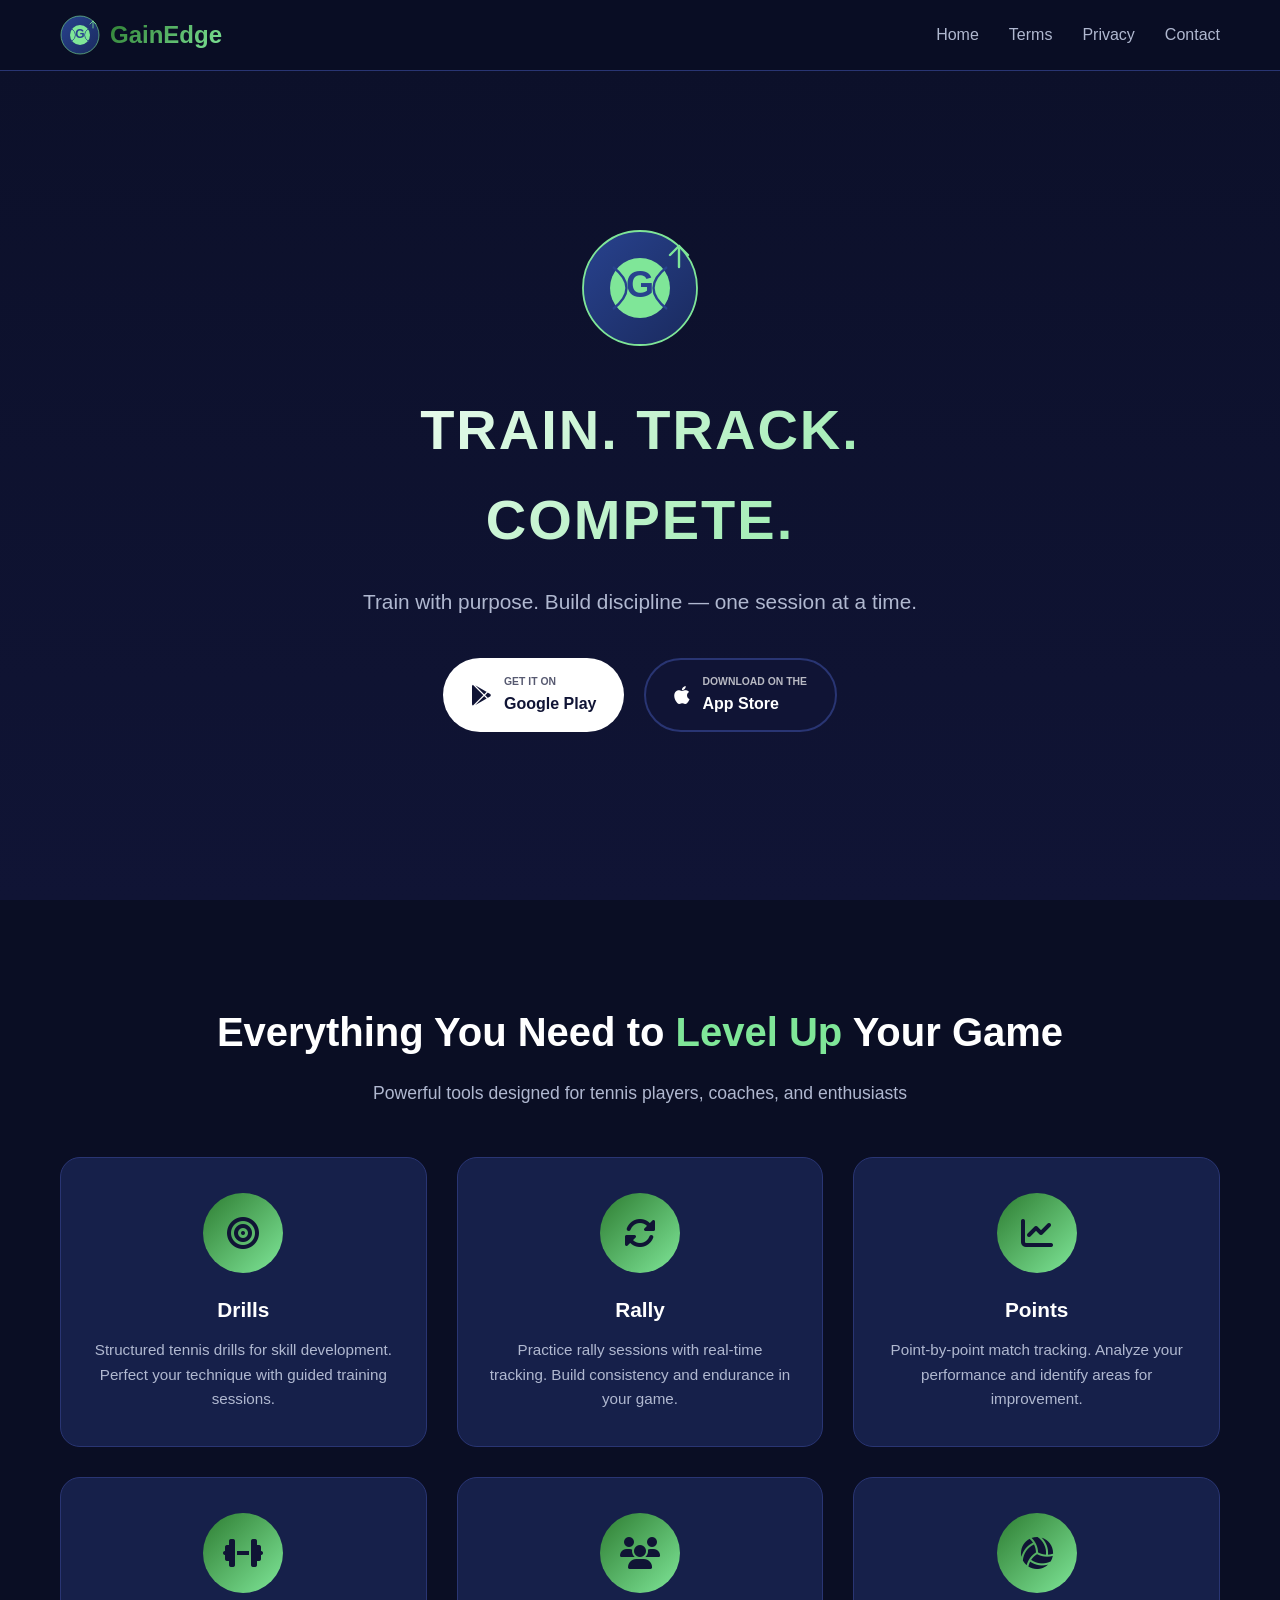
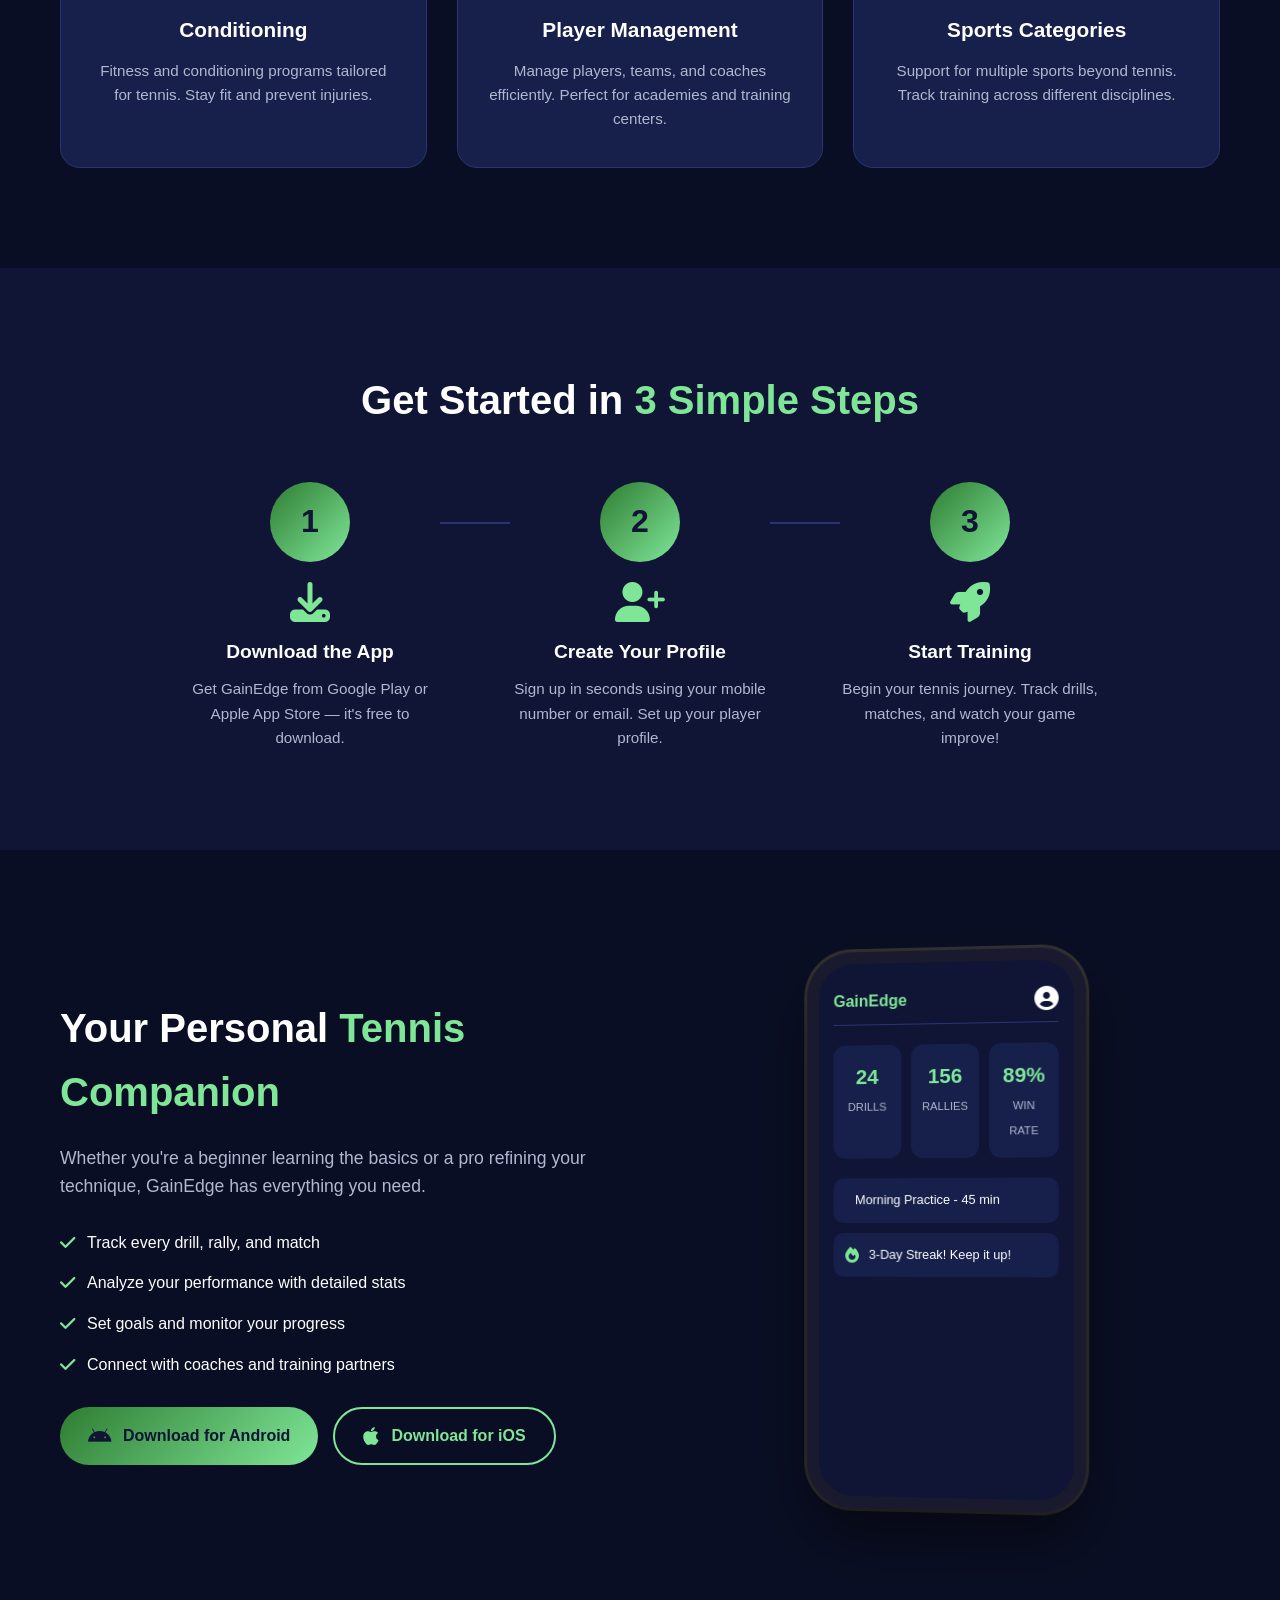
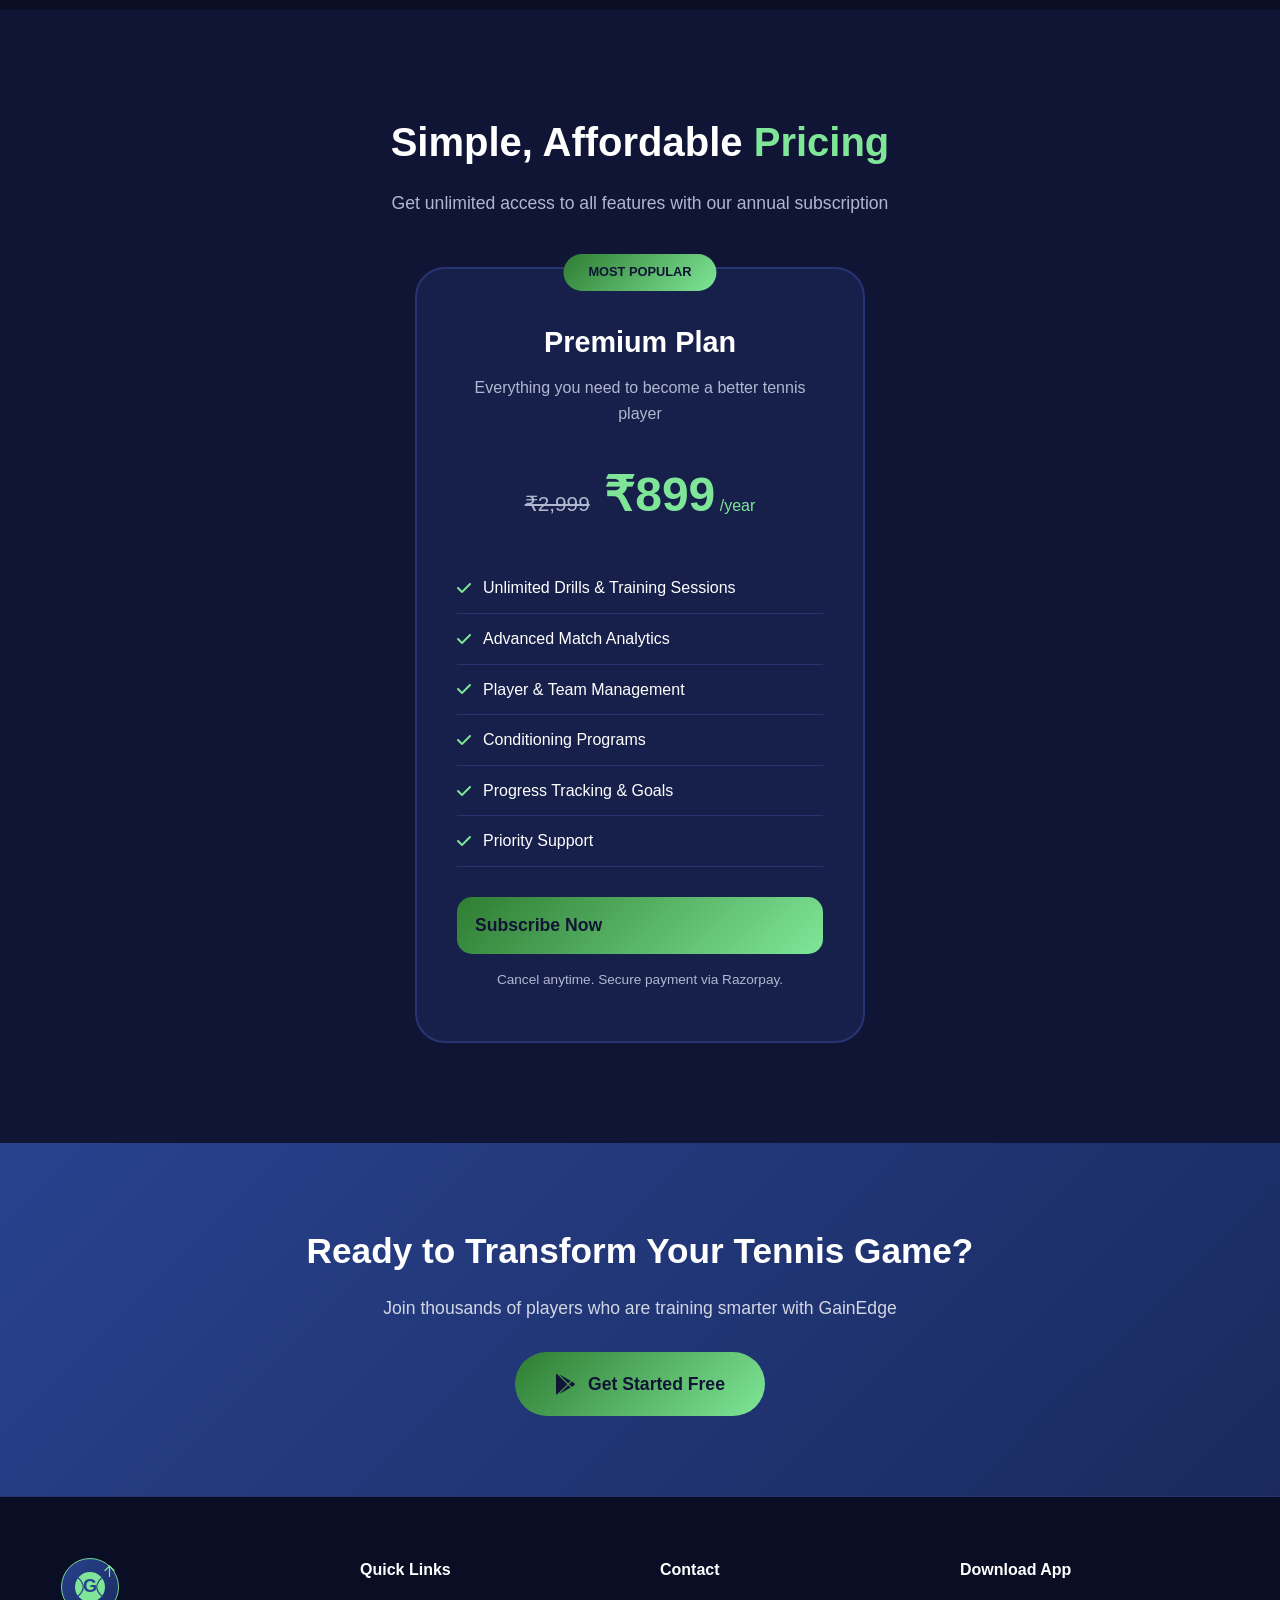
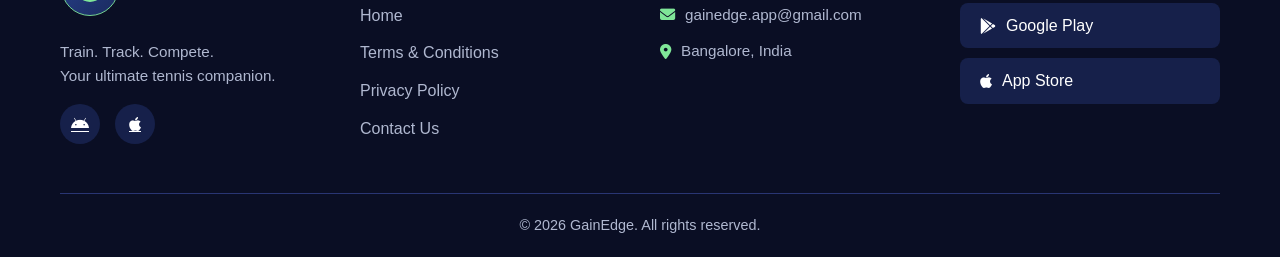
<file: index.html>
<!DOCTYPE html>
<html lang="en">
<head>
  <meta charset="UTF-8">
  <meta name="viewport" content="width=device-width, initial-scale=1.0">
  <meta name="description" content="GainEdge - Train with purpose. Build discipline — one session at a time. The ultimate tennis training and tracking app.">
  <meta name="google-site-verification" content="uEN4eUMNxT04h_9CFOUwj9tU61pspOt-Y9IbtHFHTrE" />
  <meta name="keywords" content="GainEdge, tennis training, tennis tracking, tennis drills, tennis app">
  <title>GainEdge - Train. Track. Compete.</title>
  <link href="https://cdnjs.cloudflare.com/ajax/libs/font-awesome/6.5.0/css/all.min.css" rel="stylesheet">
  <link rel="stylesheet" href="assets/css/styles.css">
</head>
<body>

  <!-- Navigation -->
  <nav class="navbar">
    <div class="nav-container">
        <a href="index.html" class="nav-logo">
        <img src="assets/images/logo.svg" alt="GainEdge Logo">
        <span>GainEdge</span>
      </a>
      <div class="nav-links">
        <a href="index.html">Home</a>
        <a href="terms.html">Terms</a>
        <a href="privacy.html">Privacy</a>
        <a href="mailto:gainedge.app@gmail.com">Contact</a>
      </div>
      <button class="mobile-menu-btn" onclick="toggleMobileMenu()">
        <i class="fas fa-bars"></i>
      </button>
    </div>
  </nav>

  <!-- Mobile Menu -->
  <div class="mobile-menu" id="mobileMenu">
    <a href="index.html">Home</a>
    <a href="terms.html">Terms</a>
    <a href="privacy.html">Privacy</a>
    <a href="mailto:gainedge.app@gmail.com">Contact</a>
  </div>

  <!-- Hero Section -->
  <section class="hero" id="hero">
    <div class="hero-overlay"></div>
    <div class="hero-content">
      <img src="assets/images/logo.svg" alt="GainEdge" class="hero-logo">
      <h1>TRAIN. TRACK. COMPETE.</h1>
      <p class="hero-tagline">Train with purpose. Build discipline — one session at a time.</p>
      <div class="download-buttons">
        <a href="https://play.google.com/store/apps/details?id=com.gainedgeapp" target="_blank" class="btn btn-google">
          <i class="fab fa-google-play"></i>
          <span>
            <small>GET IT ON</small>
            <strong>Google Play</strong>
          </span>
        </a>
        <a href="https://apps.apple.com/us/app/gainedge-tennis-train-track/id6759570500" target="_blank" class="btn btn-apple">
          <i class="fab fa-apple"></i>
          <span>
            <small>Download on the</small>
            <strong>App Store</strong>
          </span>
        </a>
      </div>
    </div>
  </section>

  <!-- Features Section -->
  <section class="features" id="features">
    <div class="container">
      <h2 class="section-title">Everything You Need to <span class="highlight">Level Up</span> Your Game</h2>
      <p class="section-subtitle">Powerful tools designed for tennis players, coaches, and enthusiasts</p>

      <div class="features-grid">
        <div class="feature-card">
          <div class="feature-icon">
            <i class="fas fa-bullseye"></i>
          </div>
          <h3>Drills</h3>
          <p>Structured tennis drills for skill development. Perfect your technique with guided training sessions.</p>
        </div>

        <div class="feature-card">
          <div class="feature-icon">
            <i class="fas fa-sync-alt"></i>
          </div>
          <h3>Rally</h3>
          <p>Practice rally sessions with real-time tracking. Build consistency and endurance in your game.</p>
        </div>

        <div class="feature-card">
          <div class="feature-icon">
            <i class="fas fa-chart-line"></i>
          </div>
          <h3>Points</h3>
          <p>Point-by-point match tracking. Analyze your performance and identify areas for improvement.</p>
        </div>

        <div class="feature-card">
          <div class="feature-icon">
            <i class="fas fa-dumbbell"></i>
          </div>
          <h3>Conditioning</h3>
          <p>Fitness and conditioning programs tailored for tennis. Stay fit and prevent injuries.</p>
        </div>

        <div class="feature-card">
          <div class="feature-icon">
            <i class="fas fa-users"></i>
          </div>
          <h3>Player Management</h3>
          <p>Manage players, teams, and coaches efficiently. Perfect for academies and training centers.</p>
        </div>

        <div class="feature-card">
          <div class="feature-icon">
            <i class="fas fa-volleyball-ball"></i>
          </div>
          <h3>Sports Categories</h3>
          <p>Support for multiple sports beyond tennis. Track training across different disciplines.</p>
        </div>
      </div>
    </div>
  </section>

  <!-- How It Works Section -->
  <section class="how-it-works" id="how-it-works">
    <div class="container">
      <h2 class="section-title">Get Started in <span class="highlight">3 Simple Steps</span></h2>

      <div class="steps">
        <div class="step">
          <div class="step-number">1</div>
          <div class="step-content">
            <i class="fas fa-download"></i>
            <h3>Download the App</h3>
            <p>Get GainEdge from Google Play or Apple App Store — it's free to download.</p>
          </div>
        </div>

        <div class="step">
          <div class="step-number">2</div>
          <div class="step-content">
            <i class="fas fa-user-plus"></i>
            <h3>Create Your Profile</h3>
            <p>Sign up in seconds using your mobile number or email. Set up your player profile.</p>
          </div>
        </div>

        <div class="step">
          <div class="step-number">3</div>
          <div class="step-content">
            <i class="fas fa-rocket"></i>
            <h3>Start Training</h3>
            <p>Begin your tennis journey. Track drills, matches, and watch your game improve!</p>
          </div>
        </div>
      </div>
    </div>
  </section>

  <!-- App Preview Section -->
  <section class="app-preview" id="preview">
    <div class="container">
      <div class="preview-content">
        <div class="preview-text">
          <h2 class="section-title">Your Personal <span class="highlight">Tennis Companion</span></h2>
          <p>Whether you're a beginner learning the basics or a pro refining your technique, GainEdge has everything you need.</p>
          <ul class="preview-features">
            <li><i class="fas fa-check"></i> Track every drill, rally, and match</li>
            <li><i class="fas fa-check"></i> Analyze your performance with detailed stats</li>
            <li><i class="fas fa-check"></i> Set goals and monitor your progress</li>
            <li><i class="fas fa-check"></i> Connect with coaches and training partners</li>
          </ul>
          <div class="preview-buttons">
            <a href="https://play.google.com/store/apps/details?id=com.gainedgeapp" target="_blank" class="btn btn-primary">
              <i class="fab fa-android"></i> Download for Android
            </a>
            <a href="https://apps.apple.com/us/app/gainedge-tennis-train-track/id6759570500" target="_blank" class="btn btn-primary-outline">
              <i class="fab fa-apple"></i> Download for iOS
            </a>
          </div>
        </div>
        <div class="preview-image">
          <div class="phone-mockup">
            <div class="phone-frame">
              <div class="phone-screen">
                <div class="app-screen-content">
                  <div class="screen-header">
                    <span>GainEdge</span>
                    <i class="fas fa-user-circle"></i>
                  </div>
                  <div class="screen-stats">
                    <div class="stat-box">
                      <span class="stat-value">24</span>
                      <span class="stat-label">Drills</span>
                    </div>
                    <div class="stat-box">
                      <span class="stat-value">156</span>
                      <span class="stat-label">Rallies</span>
                    </div>
                    <div class="stat-box">
                      <span class="stat-value">89%</span>
                      <span class="stat-label">Win Rate</span>
                    </div>
                  </div>
                  <div class="screen-activity">
                    <div class="activity-item">
                      <i class="fas fatennis-ball"></i>
                      <span>Morning Practice - 45 min</span>
                    </div>
                    <div class="activity-item">
                      <i class="fas fa-fire"></i>
                      <span>3-Day Streak! Keep it up!</span>
                    </div>
                  </div>
                </div>
              </div>
            </div>
          </div>
        </div>
      </div>
    </div>
  </section>

  <!-- Pricing Section -->
  <section class="pricing" id="pricing">
    <div class="container">
      <h2 class="section-title">Simple, Affordable <span class="highlight">Pricing</span></h2>
      <p class="section-subtitle">Get unlimited access to all features with our annual subscription</p>

      <div class="pricing-card">
        <div class="pricing-badge">MOST POPULAR</div>
        <h3>Premium Plan</h3>
        <p class="pricing-description">Everything you need to become a better tennis player</p>

        <div class="pricing-amount">
          <span class="price-old" id="actualPrice">₹2,999</span>
          <span class="price-new" id="offerPrice">₹899</span>
          <span class="price-period">/year</span>
        </div>

        <ul class="pricing-features">
          <li><i class="fas fa-check"></i> Unlimited Drills & Training Sessions</li>
          <li><i class="fas fa-check"></i> Advanced Match Analytics</li>
          <li><i class="fas fa-check"></i> Player & Team Management</li>
          <li><i class="fas fa-check"></i> Conditioning Programs</li>
          <li><i class="fas fa-check"></i> Progress Tracking & Goals</li>
          <li><i class="fas fa-check"></i> Priority Support</li>
        </ul>

        <button class="btn btn-subscribe" onclick="openSubscription()">
          Subscribe Now
        </button>

        <p class="pricing-note">Cancel anytime. Secure payment via Razorpay.</p>
      </div>
    </div>
  </section>

  <!-- CTA Section -->
  <section class="cta">
    <div class="container">
      <h2>Ready to Transform Your Tennis Game?</h2>
      <p>Join thousands of players who are training smarter with GainEdge</p>
      <div class="cta-buttons">
        <a href="https://play.google.com/store/apps/details?id=com.gainedgeapp" target="_blank" class="btn btn-primary btn-lg">
          <i class="fab fa-google-play"></i> Get Started Free
        </a>
      </div>
    </div>
  </section>

  <!-- Footer -->
  <footer class="footer">
    <div class="container">
      <div class="footer-content">
        <div class="footer-brand">
          <img src="assets/images/logo.svg" alt="GainEdge">
          <p>Train. Track. Compete.<br>Your ultimate tennis companion.</p>
          <div class="social-links">
            <a href="https://play.google.com/store/apps/details?id=com.gainedgeapp" target="_blank"><i class="fab fa-android"></i></a>
            <a href="https://apps.apple.com/us/app/gainedge-tennis-train-track/id6759570500" target="_blank"><i class="fab fa-apple"></i></a>
          </div>
        </div>

        <div class="footer-links">
          <h4>Quick Links</h4>
          <a href="index.html">Home</a>
          <a href="terms.html">Terms & Conditions</a>
          <a href="privacy.html">Privacy Policy</a>
          <a href="mailto:gainedge.app@gmail.com">Contact Us</a>
        </div>

        <div class="footer-contact">
          <h4>Contact</h4>
          <p><i class="fas fa-envelope"></i> gainedge.app@gmail.com</p>
          <p><i class="fas fa-map-marker-alt"></i> Bangalore, India</p>
        </div>

        <div class="footer-download">
          <h4>Download App</h4>
          <a href="https://play.google.com/store/apps/details?id=com.gainedgeapp" target="_blank" class="download-badge">
            <i class="fab fa-google-play"></i> Google Play
          </a>
          <a href="https://apps.apple.com/us/app/gainedge-tennis-train-track/id6759570500" target="_blank" class="download-badge">
            <i class="fab fa-apple"></i> App Store
          </a>
        </div>
      </div>

      <div class="footer-bottom">
        <p>&copy; 2026 GainEdge. All rights reserved.</p>
      </div>
    </div>
  </footer>

  <!-- Subscription Modal -->
  <div id="subscriptionModal" class="modal">
    <div class="modal-content subscription-box">
      <span class="close" onclick="closeSubscription()">&times;</span>

      <img src="assets/images/logo.svg" class="modal-logo" alt="GainEdge">
      <h3 id="welcomeText">Welcome to GainEdge!</h3>

      <select id="currencySelect" class="currency-dropdown">
        <option value="INR" data-actual="₹2,999" data-coach="₹1,499" data-normal="₹899">INR - Indian Rupee</option>
        <option value="USD" data-actual="$75" data-coach="$37" data-normal="$19">USD - US Dollar</option>
        <option value="EUR" data-actual="€69" data-coach="€34" data-normal="€17">EUR - Euro</option>
        <option value="GBP" data-actual="£59" data-coach="£29" data-normal="£15">GBP - British Pound</option>
        <option value="AUD" data-actual="A$109" data-coach="A$54" data-normal="A$27">AUD - Australian Dollar</option>
        <option value="CAD" data-actual="C$99" data-coach="C$49" data-normal="C$25">CAD - Canadian Dollar</option>
        <option value="SGD" data-actual="S$99" data-coach="S$49" data-normal="S$25">SGD - Singapore Dollar</option>
      </select>

      <div class="price-row">
        <span class="actual-price" id="actualPriceModal">₹2,999</span>
        <span class="offer-price" id="offerPriceModal">₹899</span>
        <span class="year">/ Year</span>
      </div>

      <button class="subscribe-main-btn" onclick="loadRazorpayScript()">
        Subscribe Now <i class="fas fa-arrow-right"></i>
      </button>

      <button class="not-now-btn" onclick="closeSubscription()">NOT NOW</button>

      <p class="modal-terms">
        By subscribing, you agree to our <a href="terms.html">Terms</a> and <a href="privacy.html">Privacy Policy</a>
      </p>
    </div>
  </div>

  <!-- Error Modal -->
  <div id="errorModal" class="modal">
    <div class="modal-content error-box">
      <p id="errorMessage"></p>
      <button onclick="closeErrorModal()" class="error-ok-btn">OK</button>
    </div>
  </div>

  <script src="assets/js/main.js"></script>

</body>
</html>
</file>
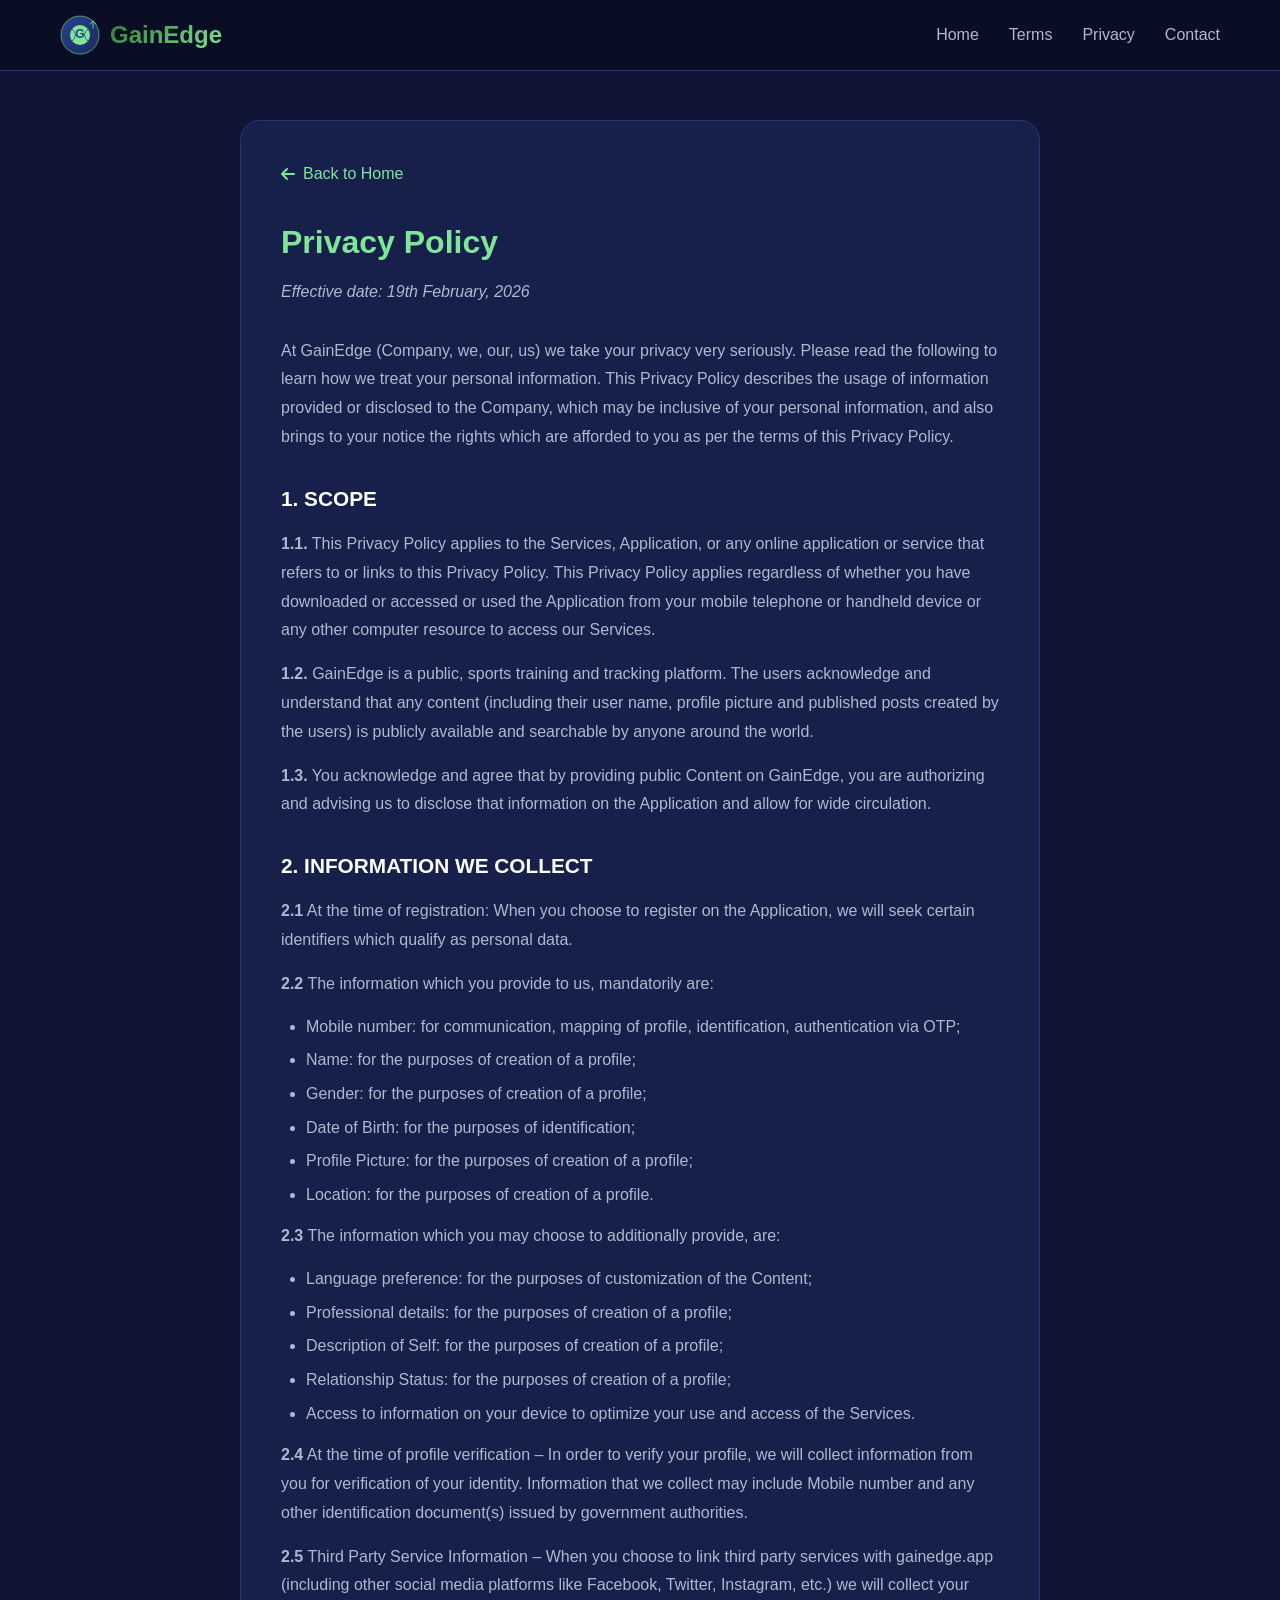
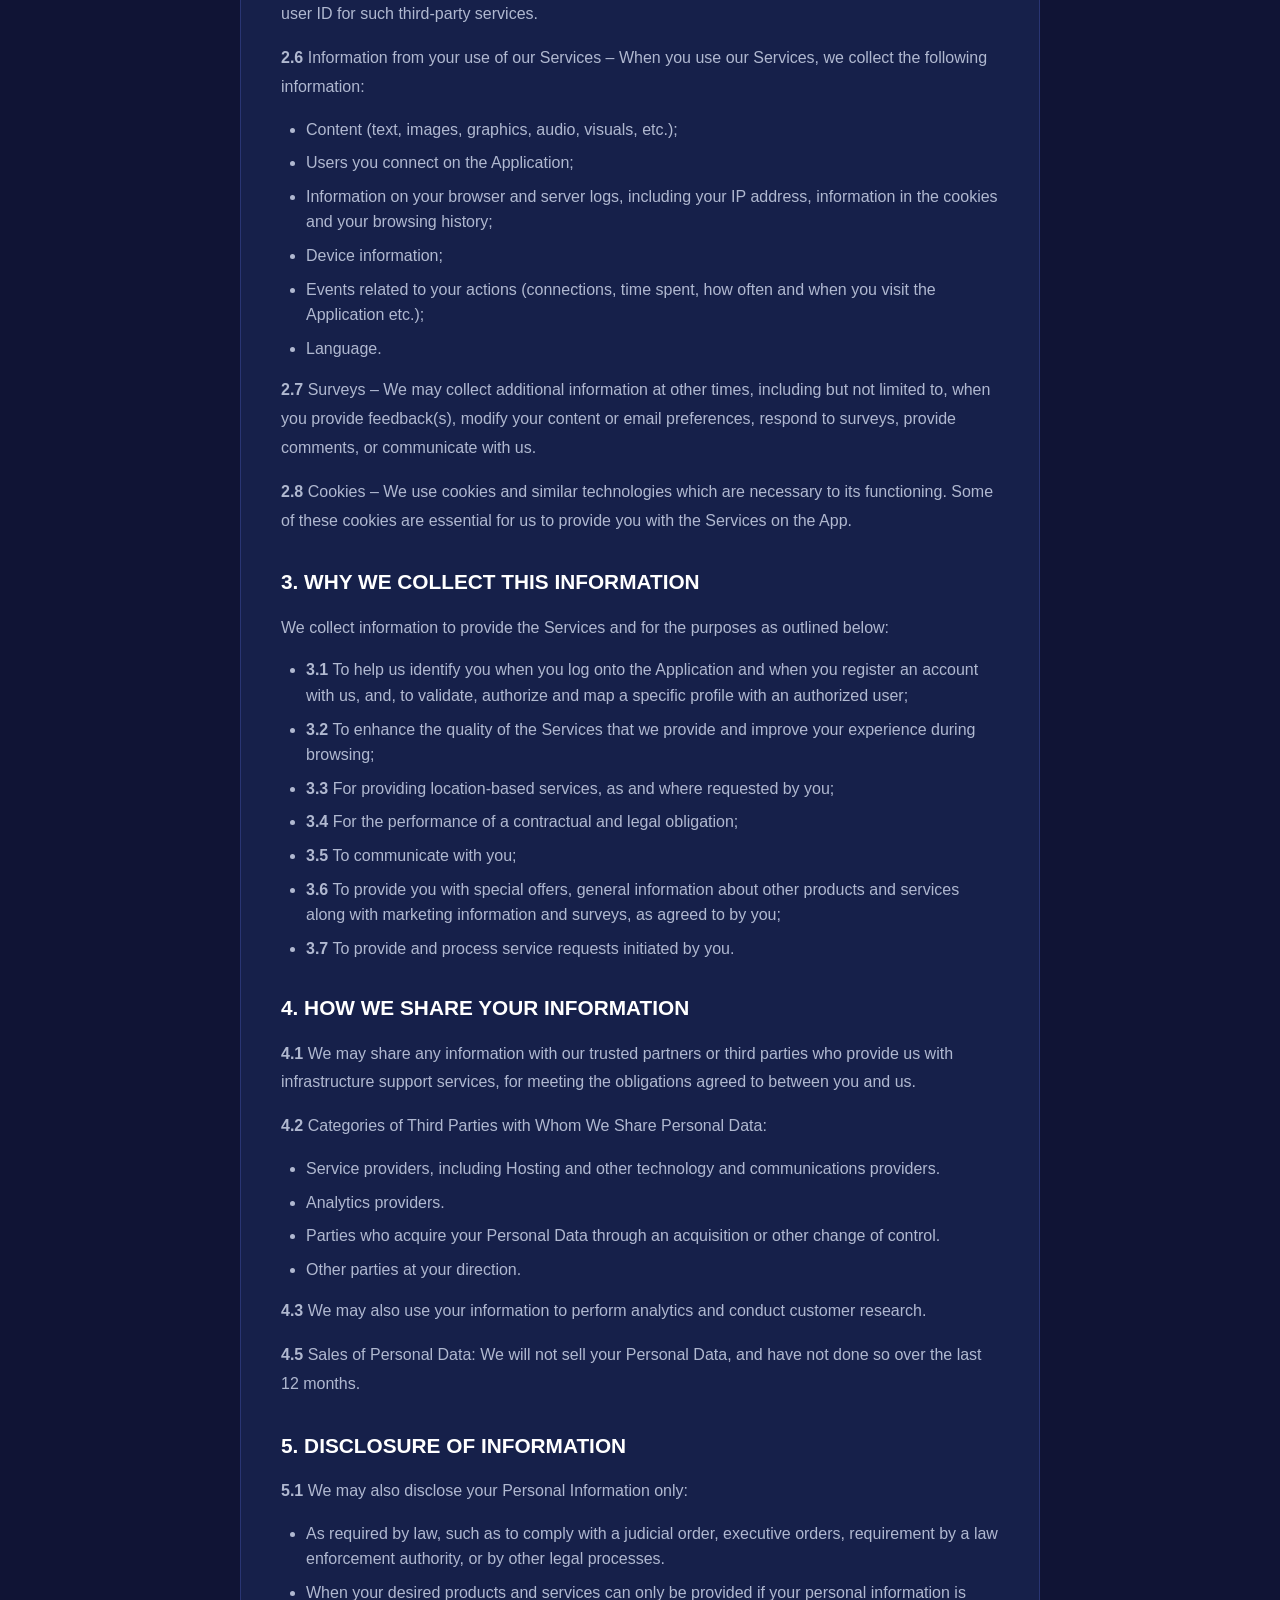
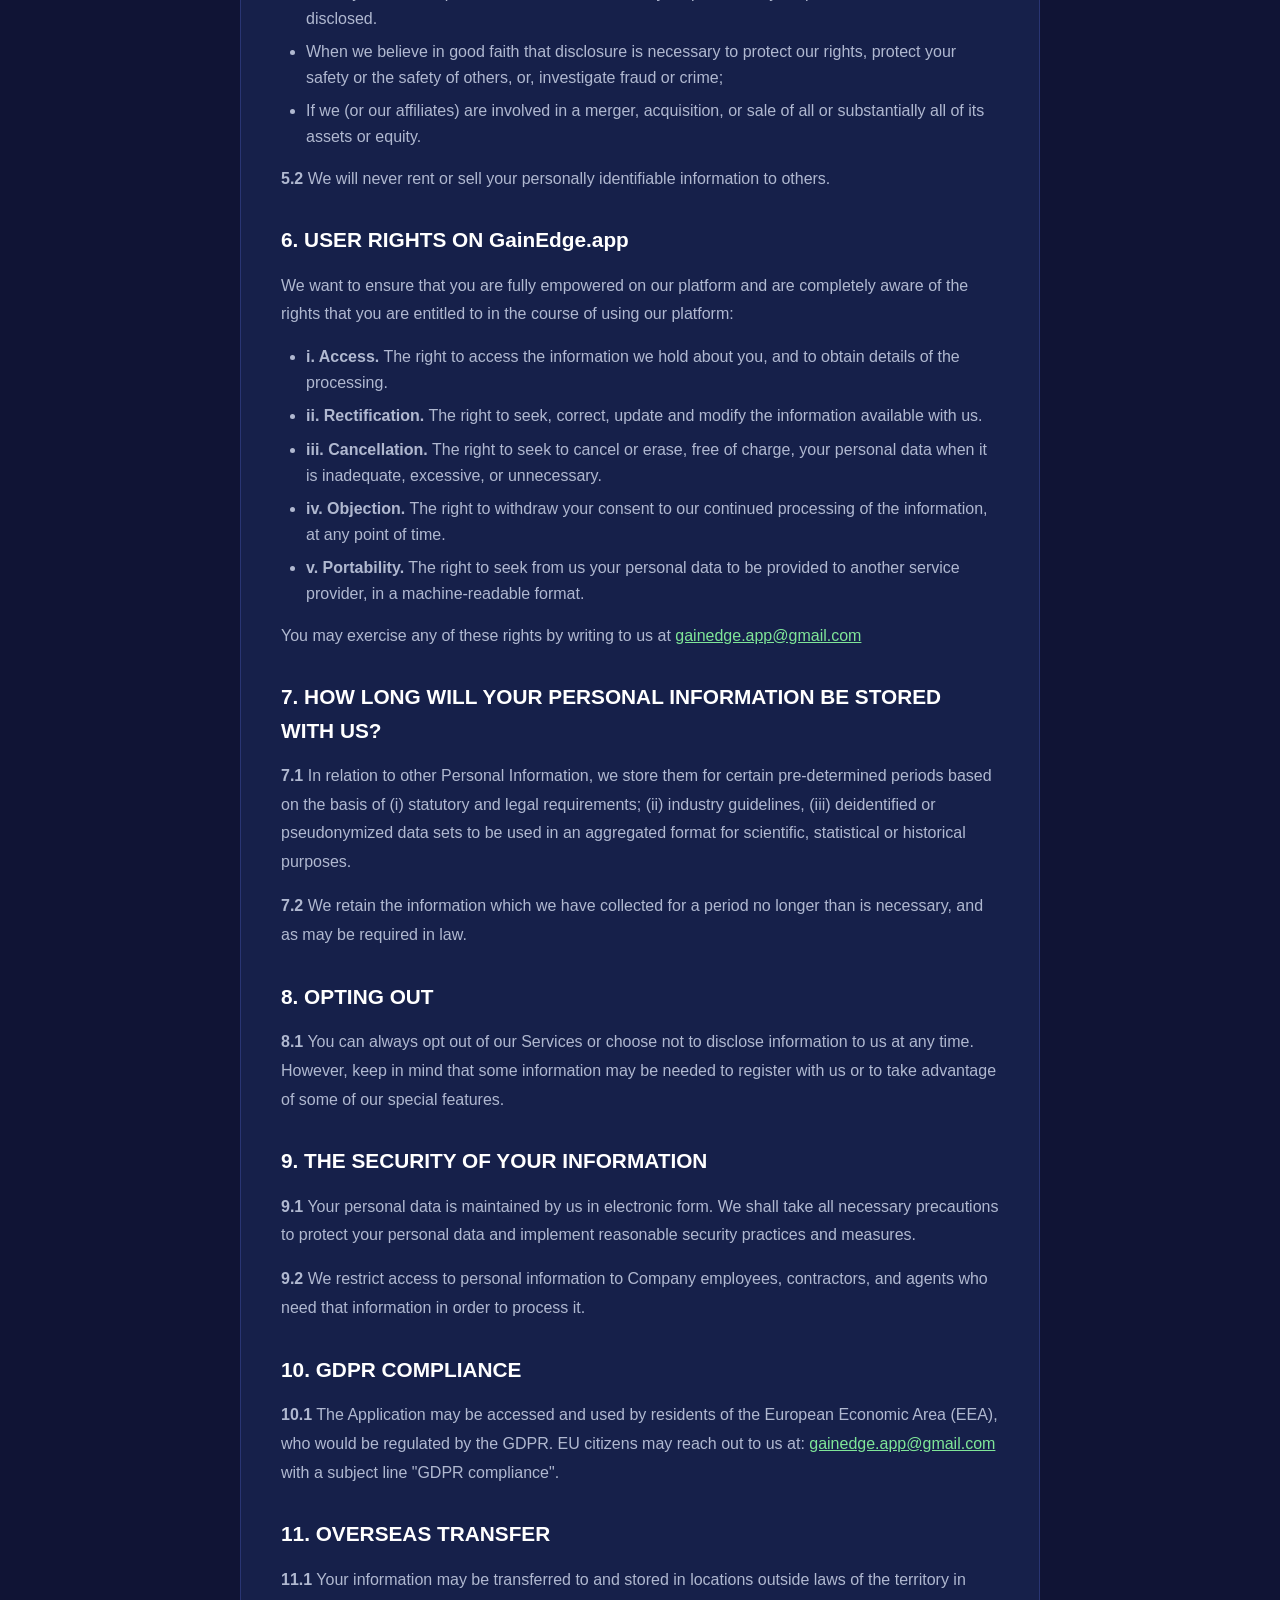
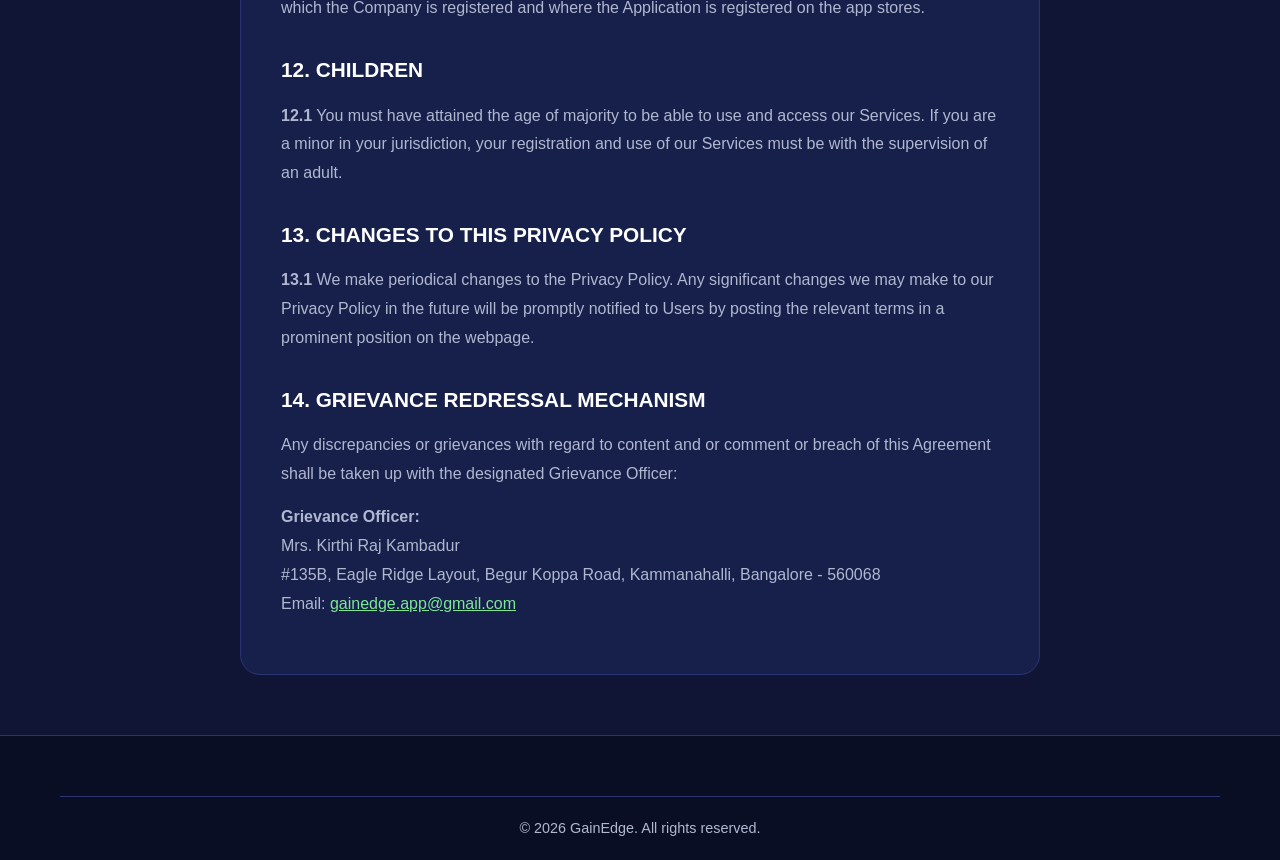
<file: privacy.html>
<!DOCTYPE html>
<html lang="en">
<head>
  <meta charset="UTF-8">
  <meta name="viewport" content="width=device-width, initial-scale=1.0">
  <meta name="description" content="GainEdge Privacy Policy - Learn how we collect, use, and protect your personal information.">
  <meta name="google-site-verification" content="uEN4eUMNxT04h_9CFOUwj9tU61pspOt-Y9IbtHFHTrE" />
  <title>Privacy Policy - GainEdge</title>
  <link href="https://cdnjs.cloudflare.com/ajax/libs/font-awesome/6.5.0/css/all.min.css" rel="stylesheet">
  <link rel="stylesheet" href="assets/css/styles.css">
  <style>
    .legal-page {
      padding: 120px 0 60px;
      min-height: 100vh;
    }
    .legal-content {
      max-width: 800px;
      margin: 0 auto;
      background: var(--card-bg);
      border: 1px solid var(--border);
      border-radius: 20px;
      padding: 40px;
    }
    .legal-content h1 {
      font-size: 2rem;
      margin-bottom: 10px;
      color: var(--green);
    }
    .legal-content .last-updated {
      color: var(--text-gray);
      margin-bottom: 30px;
      font-style: italic;
    }
    .legal-content h2 {
      font-size: 1.3rem;
      margin-top: 30px;
      margin-bottom: 15px;
      color: var(--white);
    }
    .legal-content p {
      color: var(--text-gray);
      margin-bottom: 15px;
      line-height: 1.8;
    }
    .legal-content ul {
      margin-bottom: 15px;
      padding-left: 25px;
    }
    .legal-content li {
      color: var(--text-gray);
      margin-bottom: 8px;
      line-height: 1.6;
    }
    .legal-content .back-link {
      display: inline-flex;
      align-items: center;
      gap: 8px;
      color: var(--green);
      text-decoration: none;
      margin-bottom: 30px;
      font-weight: 500;
    }
    .legal-content .back-link:hover {
      text-decoration: underline;
    }
  </style>
</head>
<body>

  <!-- Navigation -->
  <nav class="navbar">
    <div class="nav-container">
      <a href="index.html" class="nav-logo">
        <img src="assets/images/logo.svg" alt="GainEdge Logo">
        <span>GainEdge</span>
      </a>
      <div class="nav-links">
        <a href="index.html">Home</a>
        <a href="terms.html">Terms</a>
        <a href="privacy.html">Privacy</a>
        <a href="mailto:gainedge.app@gmail.com">Contact</a>
      </div>
      <button class="mobile-menu-btn" onclick="toggleMobileMenu()">
        <i class="fas fa-bars"></i>
      </button>
    </div>
  </nav>

  <!-- Mobile Menu -->
  <div class="mobile-menu" id="mobileMenu">
    <a href="index.html">Home</a>
    <a href="terms.html">Terms</a>
    <a href="privacy.html">Privacy</a>
    <a href="mailto:gainedge.app@gmail.com">Contact</a>
  </div>

  <!-- Legal Content -->
  <section class="legal-page">
    <div class="container">
      <div class="legal-content">
        <a href="index.html" class="back-link">
          <i class="fas fa-arrow-left"></i> Back to Home
        </a>

        <h1>Privacy Policy</h1>
        <p class="last-updated">Effective date: 19th February, 2026</p>

        <p>At GainEdge (Company, we, our, us) we take your privacy very seriously. Please read the following to learn how we treat your personal information. This Privacy Policy describes the usage of information provided or disclosed to the Company, which may be inclusive of your personal information, and also brings to your notice the rights which are afforded to you as per the terms of this Privacy Policy.</p>

        <h2>1. SCOPE</h2>

        <p><strong>1.1.</strong> This Privacy Policy applies to the Services, Application, or any online application or service that refers to or links to this Privacy Policy. This Privacy Policy applies regardless of whether you have downloaded or accessed or used the Application from your mobile telephone or handheld device or any other computer resource to access our Services.</p>

        <p><strong>1.2.</strong> GainEdge is a public, sports training and tracking platform. The users acknowledge and understand that any content (including their user name, profile picture and published posts created by the users) is publicly available and searchable by anyone around the world.</p>

        <p><strong>1.3.</strong> You acknowledge and agree that by providing public Content on GainEdge, you are authorizing and advising us to disclose that information on the Application and allow for wide circulation.</p>

        <h2>2. INFORMATION WE COLLECT</h2>

        <p><strong>2.1</strong> At the time of registration: When you choose to register on the Application, we will seek certain identifiers which qualify as personal data.</p>

        <p><strong>2.2</strong> The information which you provide to us, mandatorily are:</p>
        <ul>
          <li>Mobile number: for communication, mapping of profile, identification, authentication via OTP;</li>
          <li>Name: for the purposes of creation of a profile;</li>
          <li>Gender: for the purposes of creation of a profile;</li>
          <li>Date of Birth: for the purposes of identification;</li>
          <li>Profile Picture: for the purposes of creation of a profile;</li>
          <li>Location: for the purposes of creation of a profile.</li>
        </ul>

        <p><strong>2.3</strong> The information which you may choose to additionally provide, are:</p>
        <ul>
          <li>Language preference: for the purposes of customization of the Content;</li>
          <li>Professional details: for the purposes of creation of a profile;</li>
          <li>Description of Self: for the purposes of creation of a profile;</li>
          <li>Relationship Status: for the purposes of creation of a profile;</li>
          <li>Access to information on your device to optimize your use and access of the Services.</li>
        </ul>

        <p><strong>2.4</strong> At the time of profile verification – In order to verify your profile, we will collect information from you for verification of your identity. Information that we collect may include Mobile number and any other identification document(s) issued by government authorities.</p>

        <p><strong>2.5</strong> Third Party Service Information – When you choose to link third party services with gainedge.app (including other social media platforms like Facebook, Twitter, Instagram, etc.) we will collect your user ID for such third-party services.</p>

        <p><strong>2.6</strong> Information from your use of our Services – When you use our Services, we collect the following information:</p>
        <ul>
          <li>Content (text, images, graphics, audio, visuals, etc.);</li>
          <li>Users you connect on the Application;</li>
          <li>Information on your browser and server logs, including your IP address, information in the cookies and your browsing history;</li>
          <li>Device information;</li>
          <li>Events related to your actions (connections, time spent, how often and when you visit the Application etc.);</li>
          <li>Language.</li>
        </ul>

        <p><strong>2.7</strong> Surveys – We may collect additional information at other times, including but not limited to, when you provide feedback(s), modify your content or email preferences, respond to surveys, provide comments, or communicate with us.</p>

        <p><strong>2.8</strong> Cookies – We use cookies and similar technologies which are necessary to its functioning. Some of these cookies are essential for us to provide you with the Services on the App.</p>

        <h2>3. WHY WE COLLECT THIS INFORMATION</h2>

        <p>We collect information to provide the Services and for the purposes as outlined below:</p>
        <ul>
          <li><strong>3.1</strong> To help us identify you when you log onto the Application and when you register an account with us, and, to validate, authorize and map a specific profile with an authorized user;</li>
          <li><strong>3.2</strong> To enhance the quality of the Services that we provide and improve your experience during browsing;</li>
          <li><strong>3.3</strong> For providing location-based services, as and where requested by you;</li>
          <li><strong>3.4</strong> For the performance of a contractual and legal obligation;</li>
          <li><strong>3.5</strong> To communicate with you;</li>
          <li><strong>3.6</strong> To provide you with special offers, general information about other products and services along with marketing information and surveys, as agreed to by you;</li>
          <li><strong>3.7</strong> To provide and process service requests initiated by you.</li>
        </ul>

        <h2>4. HOW WE SHARE YOUR INFORMATION</h2>

        <p><strong>4.1</strong> We may share any information with our trusted partners or third parties who provide us with infrastructure support services, for meeting the obligations agreed to between you and us.</p>

        <p><strong>4.2</strong> Categories of Third Parties with Whom We Share Personal Data:</p>
        <ul>
          <li>Service providers, including Hosting and other technology and communications providers.</li>
          <li>Analytics providers.</li>
          <li>Parties who acquire your Personal Data through an acquisition or other change of control.</li>
          <li>Other parties at your direction.</li>
        </ul>

        <p><strong>4.3</strong> We may also use your information to perform analytics and conduct customer research.</p>

        <p><strong>4.5</strong> Sales of Personal Data: We will not sell your Personal Data, and have not done so over the last 12 months.</p>

        <h2>5. DISCLOSURE OF INFORMATION</h2>

        <p><strong>5.1</strong> We may also disclose your Personal Information only:</p>
        <ul>
          <li>As required by law, such as to comply with a judicial order, executive orders, requirement by a law enforcement authority, or by other legal processes.</li>
          <li>When your desired products and services can only be provided if your personal information is disclosed.</li>
          <li>When we believe in good faith that disclosure is necessary to protect our rights, protect your safety or the safety of others, or, investigate fraud or crime;</li>
          <li>If we (or our affiliates) are involved in a merger, acquisition, or sale of all or substantially all of its assets or equity.</li>
        </ul>

        <p><strong>5.2</strong> We will never rent or sell your personally identifiable information to others.</p>

        <h2>6. USER RIGHTS ON GainEdge.app</h2>

        <p>We want to ensure that you are fully empowered on our platform and are completely aware of the rights that you are entitled to in the course of using our platform:</p>
        <ul>
          <li><strong>i. Access.</strong> The right to access the information we hold about you, and to obtain details of the processing.</li>
          <li><strong>ii. Rectification.</strong> The right to seek, correct, update and modify the information available with us.</li>
          <li><strong>iii. Cancellation.</strong> The right to seek to cancel or erase, free of charge, your personal data when it is inadequate, excessive, or unnecessary.</li>
          <li><strong>iv. Objection.</strong> The right to withdraw your consent to our continued processing of the information, at any point of time.</li>
          <li><strong>v. Portability.</strong> The right to seek from us your personal data to be provided to another service provider, in a machine-readable format.</li>
        </ul>

        <p>You may exercise any of these rights by writing to us at <a href="mailto:gainedge.app@gmail.com" style="color: var(--green);">gainedge.app@gmail.com</a></p>

        <h2>7. HOW LONG WILL YOUR PERSONAL INFORMATION BE STORED WITH US?</h2>

        <p><strong>7.1</strong> In relation to other Personal Information, we store them for certain pre-determined periods based on the basis of (i) statutory and legal requirements; (ii) industry guidelines, (iii) deidentified or pseudonymized data sets to be used in an aggregated format for scientific, statistical or historical purposes.</p>

        <p><strong>7.2</strong> We retain the information which we have collected for a period no longer than is necessary, and as may be required in law.</p>

        <h2>8. OPTING OUT</h2>

        <p><strong>8.1</strong> You can always opt out of our Services or choose not to disclose information to us at any time. However, keep in mind that some information may be needed to register with us or to take advantage of some of our special features.</p>

        <h2>9. THE SECURITY OF YOUR INFORMATION</h2>

        <p><strong>9.1</strong> Your personal data is maintained by us in electronic form. We shall take all necessary precautions to protect your personal data and implement reasonable security practices and measures.</p>

        <p><strong>9.2</strong> We restrict access to personal information to Company employees, contractors, and agents who need that information in order to process it.</p>

        <h2>10. GDPR COMPLIANCE</h2>

        <p><strong>10.1</strong> The Application may be accessed and used by residents of the European Economic Area (EEA), who would be regulated by the GDPR. EU citizens may reach out to us at: <a href="mailto:gainedge.app@gmail.com" style="color: var(--green);">gainedge.app@gmail.com</a> with a subject line "GDPR compliance".</p>

        <h2>11. OVERSEAS TRANSFER</h2>

        <p><strong>11.1</strong> Your information may be transferred to and stored in locations outside laws of the territory in which the Company is registered and where the Application is registered on the app stores.</p>

        <h2>12. CHILDREN</h2>

        <p><strong>12.1</strong> You must have attained the age of majority to be able to use and access our Services. If you are a minor in your jurisdiction, your registration and use of our Services must be with the supervision of an adult.</p>

        <h2>13. CHANGES TO THIS PRIVACY POLICY</h2>

        <p><strong>13.1</strong> We make periodical changes to the Privacy Policy. Any significant changes we may make to our Privacy Policy in the future will be promptly notified to Users by posting the relevant terms in a prominent position on the webpage.</p>

        <h2>14. GRIEVANCE REDRESSAL MECHANISM</h2>

        <p>Any discrepancies or grievances with regard to content and or comment or breach of this Agreement shall be taken up with the designated Grievance Officer:</p>

        <p><strong>Grievance Officer:</strong><br>
        Mrs. Kirthi Raj Kambadur<br>
        #135B, Eagle Ridge Layout, Begur Koppa Road, Kammanahalli, Bangalore - 560068<br>
        Email: <a href="mailto:gainedge.app@gmail.com" style="color: var(--green);">gainedge.app@gmail.com</a></p>

      </div>
    </div>
  </section>

  <!-- Footer -->
  <footer class="footer">
    <div class="container">
      <div class="footer-bottom">
        <p>&copy; 2026 GainEdge. All rights reserved.</p>
      </div>
    </div>
  </footer>

  <script src="assets/js/main.js"></script>

</body>
</html>
</file>
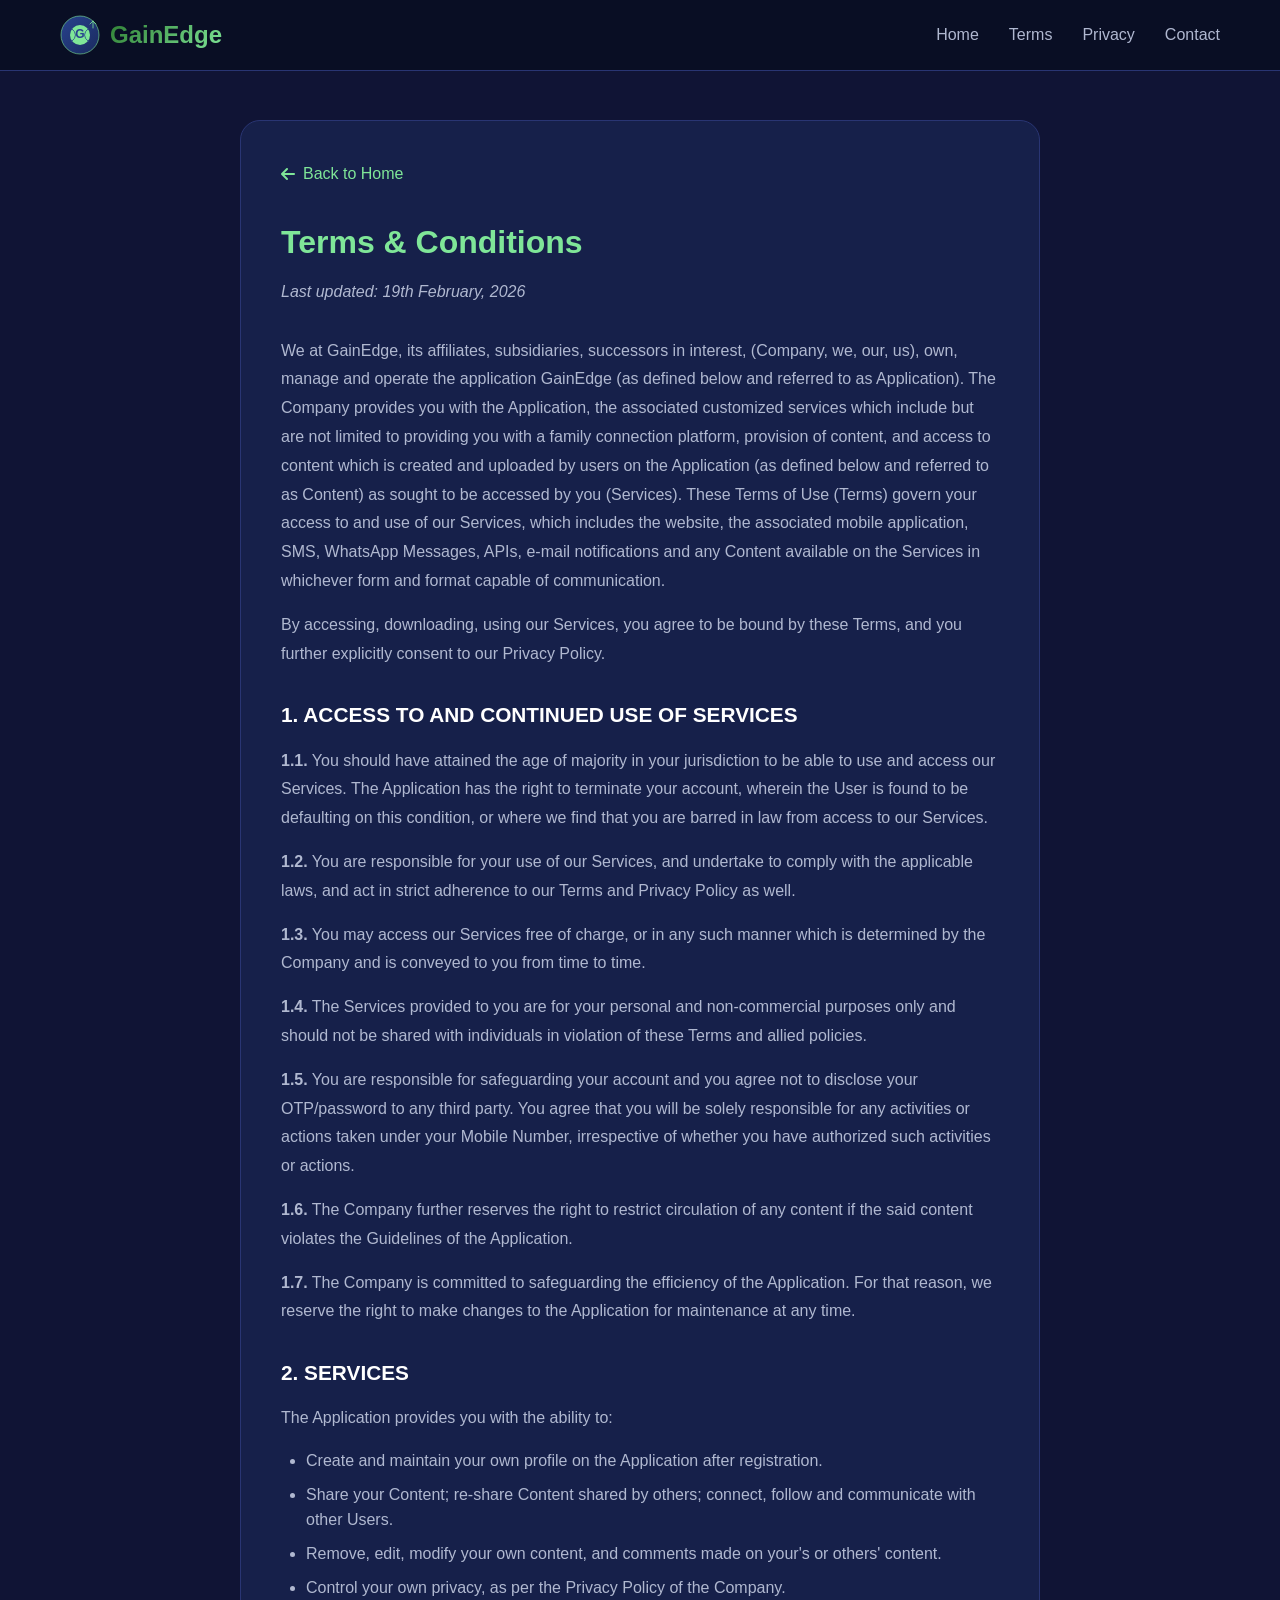
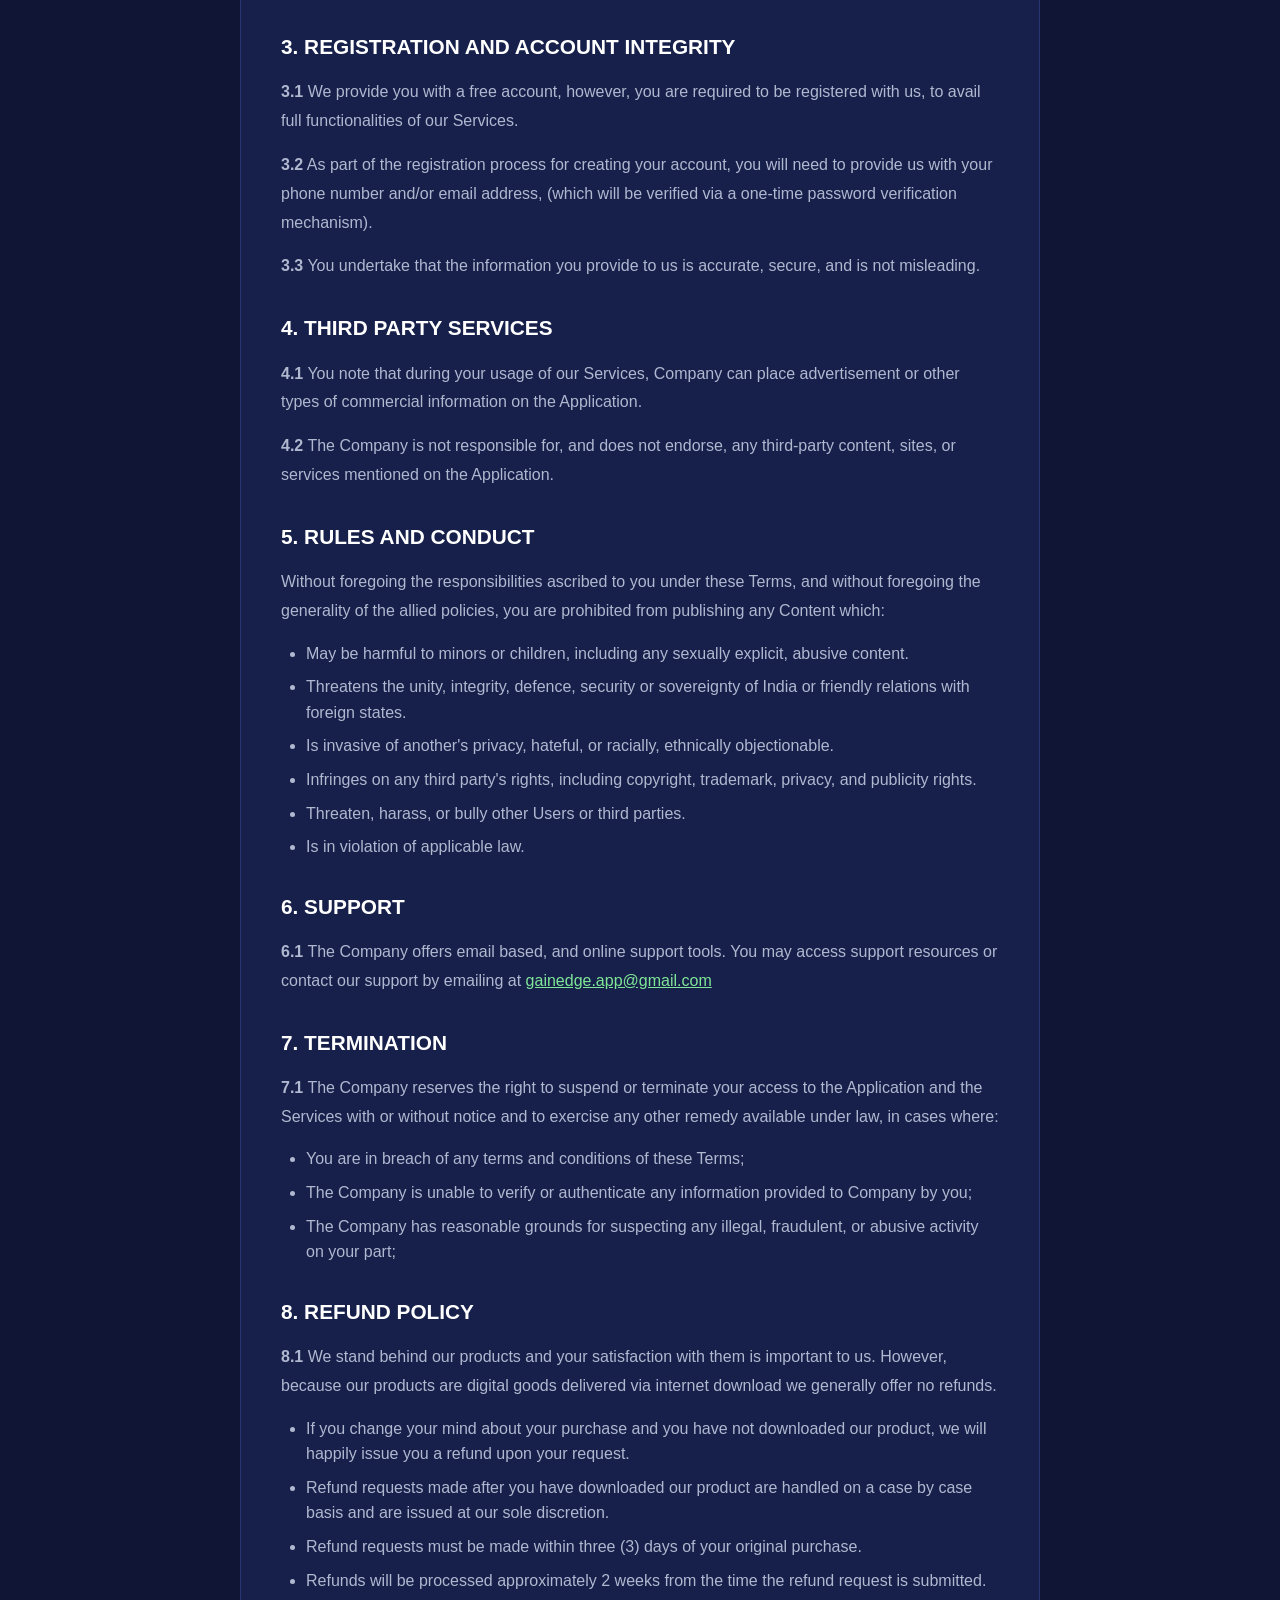
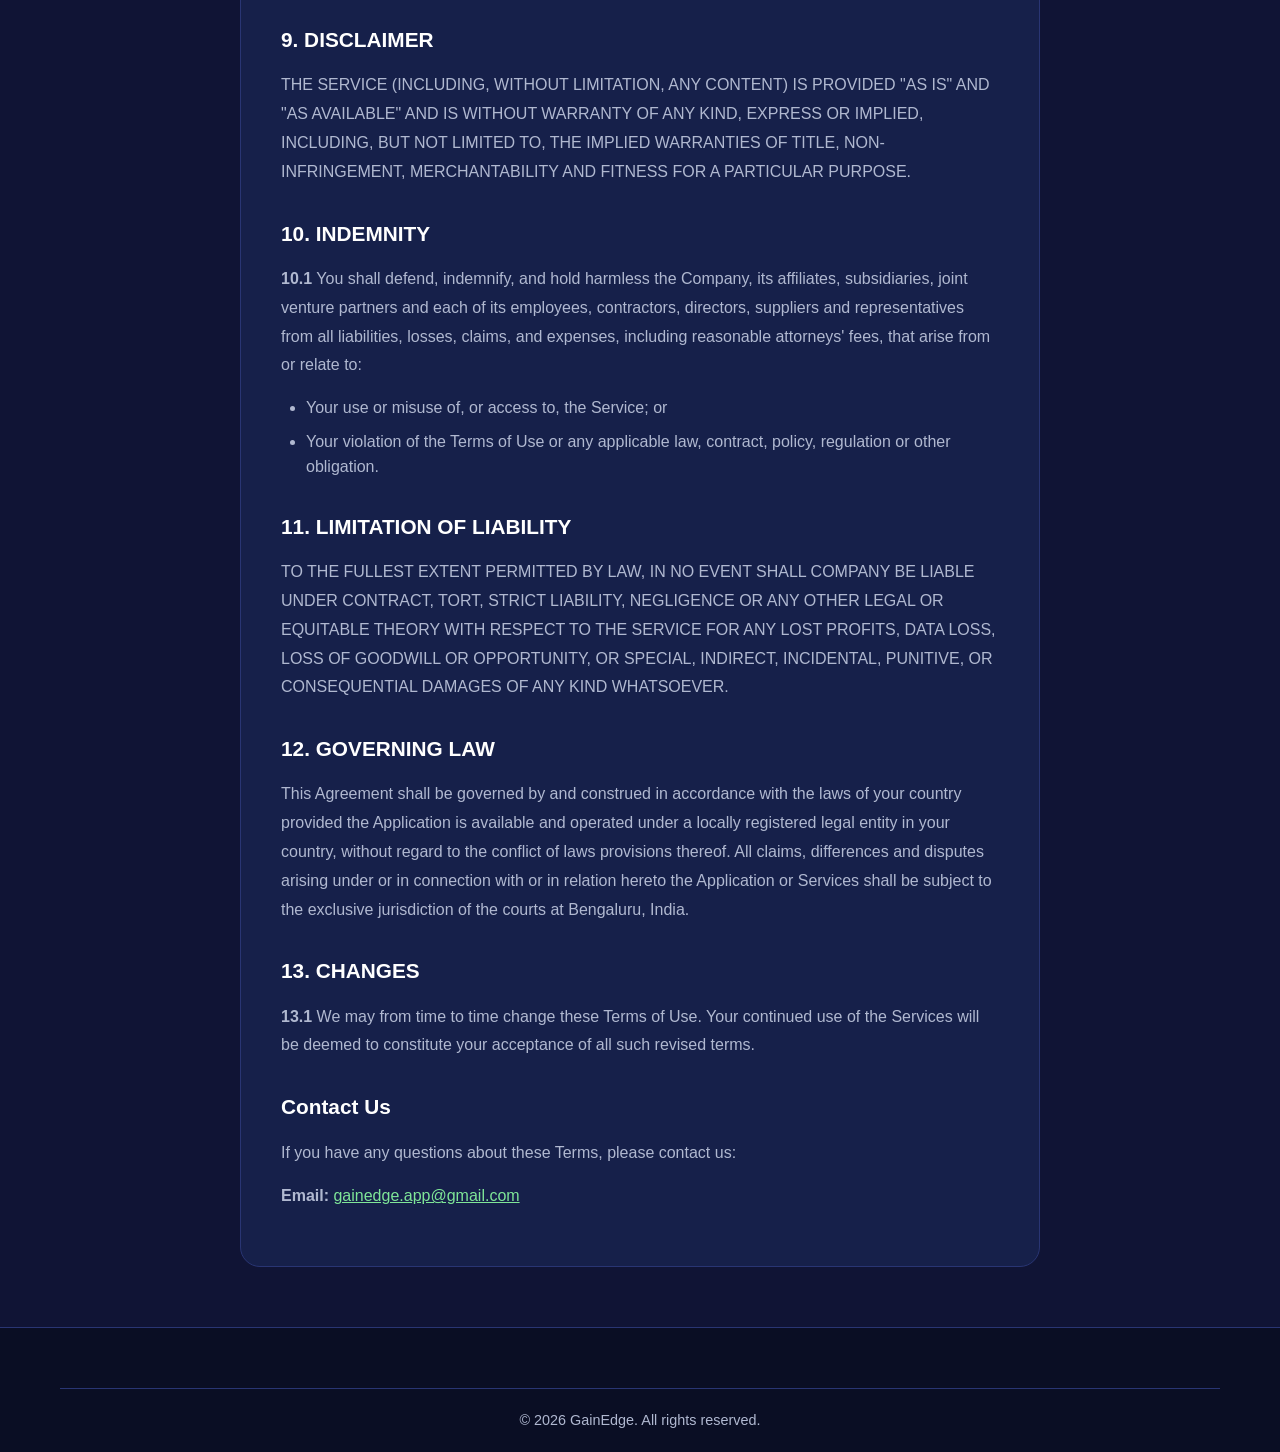
<file: terms.html>
<!DOCTYPE html>
<html lang="en">
<head>
  <meta charset="UTF-8">
  <meta name="viewport" content="width=device-width, initial-scale=1.0">
  <meta name="description" content="GainEdge Terms & Conditions - Terms of Use for the GainEdge tennis training and tracking application.">
  <meta name="google-site-verification" content="uEN4eUMNxT04h_9CFOUwj9tU61pspOt-Y9IbtHFHTrE" />
  <title>Terms & Conditions - GainEdge</title>
  <link href="https://cdnjs.cloudflare.com/ajax/libs/font-awesome/6.5.0/css/all.min.css" rel="stylesheet">
  <link rel="stylesheet" href="assets/css/styles.css">
  <style>
    .legal-page {
      padding: 120px 0 60px;
      min-height: 100vh;
    }
    .legal-content {
      max-width: 800px;
      margin: 0 auto;
      background: var(--card-bg);
      border: 1px solid var(--border);
      border-radius: 20px;
      padding: 40px;
    }
    .legal-content h1 {
      font-size: 2rem;
      margin-bottom: 10px;
      color: var(--green);
    }
    .legal-content .last-updated {
      color: var(--text-gray);
      margin-bottom: 30px;
      font-style: italic;
    }
    .legal-content h2 {
      font-size: 1.3rem;
      margin-top: 30px;
      margin-bottom: 15px;
      color: var(--white);
    }
    .legal-content p {
      color: var(--text-gray);
      margin-bottom: 15px;
      line-height: 1.8;
    }
    .legal-content ul {
      margin-bottom: 15px;
      padding-left: 25px;
    }
    .legal-content li {
      color: var(--text-gray);
      margin-bottom: 8px;
      line-height: 1.6;
    }
    .legal-content .back-link {
      display: inline-flex;
      align-items: center;
      gap: 8px;
      color: var(--green);
      text-decoration: none;
      margin-bottom: 30px;
      font-weight: 500;
    }
    .legal-content .back-link:hover {
      text-decoration: underline;
    }
  </style>
</head>
<body>

  <!-- Navigation -->
  <nav class="navbar">
    <div class="nav-container">
      <a href="index.html" class="nav-logo">
        <img src="assets/images/logo.svg" alt="GainEdge Logo">
        <span>GainEdge</span>
      </a>
      <div class="nav-links">
        <a href="index.html">Home</a>
        <a href="terms.html">Terms</a>
        <a href="privacy.html">Privacy</a>
        <a href="mailto:gainedge.app@gmail.com">Contact</a>
      </div>
      <button class="mobile-menu-btn" onclick="toggleMobileMenu()">
        <i class="fas fa-bars"></i>
      </button>
    </div>
  </nav>

  <!-- Mobile Menu -->
  <div class="mobile-menu" id="mobileMenu">
    <a href="index.html">Home</a>
    <a href="terms.html">Terms</a>
    <a href="privacy.html">Privacy</a>
    <a href="mailto:gainedge.app@gmail.com">Contact</a>
  </div>

  <!-- Legal Content -->
  <section class="legal-page">
    <div class="container">
      <div class="legal-content">
        <a href="index.html" class="back-link">
          <i class="fas fa-arrow-left"></i> Back to Home
        </a>

        <h1>Terms & Conditions</h1>
        <p class="last-updated">Last updated: 19th February, 2026</p>

        <p>We at GainEdge, its affiliates, subsidiaries, successors in interest, (Company, we, our, us), own, manage and operate the application GainEdge (as defined below and referred to as Application). The Company provides you with the Application, the associated customized services which include but are not limited to providing you with a family connection platform, provision of content, and access to content which is created and uploaded by users on the Application (as defined below and referred to as Content) as sought to be accessed by you (Services). These Terms of Use (Terms) govern your access to and use of our Services, which includes the website, the associated mobile application, SMS, WhatsApp Messages, APIs, e-mail notifications and any Content available on the Services in whichever form and format capable of communication.</p>

        <p>By accessing, downloading, using our Services, you agree to be bound by these Terms, and you further explicitly consent to our Privacy Policy.</p>

        <h2>1. ACCESS TO AND CONTINUED USE OF SERVICES</h2>

        <p><strong>1.1.</strong> You should have attained the age of majority in your jurisdiction to be able to use and access our Services. The Application has the right to terminate your account, wherein the User is found to be defaulting on this condition, or where we find that you are barred in law from access to our Services.</p>

        <p><strong>1.2.</strong> You are responsible for your use of our Services, and undertake to comply with the applicable laws, and act in strict adherence to our Terms and Privacy Policy as well.</p>

        <p><strong>1.3.</strong> You may access our Services free of charge, or in any such manner which is determined by the Company and is conveyed to you from time to time.</p>

        <p><strong>1.4.</strong> The Services provided to you are for your personal and non-commercial purposes only and should not be shared with individuals in violation of these Terms and allied policies.</p>

        <p><strong>1.5.</strong> You are responsible for safeguarding your account and you agree not to disclose your OTP/password to any third party. You agree that you will be solely responsible for any activities or actions taken under your Mobile Number, irrespective of whether you have authorized such activities or actions.</p>

        <p><strong>1.6.</strong> The Company further reserves the right to restrict circulation of any content if the said content violates the Guidelines of the Application.</p>

        <p><strong>1.7.</strong> The Company is committed to safeguarding the efficiency of the Application. For that reason, we reserve the right to make changes to the Application for maintenance at any time.</p>

        <h2>2. SERVICES</h2>

        <p>The Application provides you with the ability to:</p>
        <ul>
          <li>Create and maintain your own profile on the Application after registration.</li>
          <li>Share your Content; re-share Content shared by others; connect, follow and communicate with other Users.</li>
          <li>Remove, edit, modify your own content, and comments made on your's or others' content.</li>
          <li>Control your own privacy, as per the Privacy Policy of the Company.</li>
        </ul>

        <h2>3. REGISTRATION AND ACCOUNT INTEGRITY</h2>

        <p><strong>3.1</strong> We provide you with a free account, however, you are required to be registered with us, to avail full functionalities of our Services.</p>

        <p><strong>3.2</strong> As part of the registration process for creating your account, you will need to provide us with your phone number and/or email address, (which will be verified via a one-time password verification mechanism).</p>

        <p><strong>3.3</strong> You undertake that the information you provide to us is accurate, secure, and is not misleading.</p>

        <h2>4. THIRD PARTY SERVICES</h2>

        <p><strong>4.1</strong> You note that during your usage of our Services, Company can place advertisement or other types of commercial information on the Application.</p>

        <p><strong>4.2</strong> The Company is not responsible for, and does not endorse, any third-party content, sites, or services mentioned on the Application.</p>

        <h2>5. RULES AND CONDUCT</h2>

        <p>Without foregoing the responsibilities ascribed to you under these Terms, and without foregoing the generality of the allied policies, you are prohibited from publishing any Content which:</p>
        <ul>
          <li>May be harmful to minors or children, including any sexually explicit, abusive content.</li>
          <li>Threatens the unity, integrity, defence, security or sovereignty of India or friendly relations with foreign states.</li>
          <li>Is invasive of another's privacy, hateful, or racially, ethnically objectionable.</li>
          <li>Infringes on any third party's rights, including copyright, trademark, privacy, and publicity rights.</li>
          <li>Threaten, harass, or bully other Users or third parties.</li>
          <li>Is in violation of applicable law.</li>
        </ul>

        <h2>6. SUPPORT</h2>

        <p><strong>6.1</strong> The Company offers email based, and online support tools. You may access support resources or contact our support by emailing at <a href="mailto:gainedge.app@gmail.com" style="color: var(--green);">gainedge.app@gmail.com</a></p>

        <h2>7. TERMINATION</h2>

        <p><strong>7.1</strong> The Company reserves the right to suspend or terminate your access to the Application and the Services with or without notice and to exercise any other remedy available under law, in cases where:</p>
        <ul>
          <li>You are in breach of any terms and conditions of these Terms;</li>
          <li>The Company is unable to verify or authenticate any information provided to Company by you;</li>
          <li>The Company has reasonable grounds for suspecting any illegal, fraudulent, or abusive activity on your part;</li>
        </ul>

        <h2>8. REFUND POLICY</h2>

        <p><strong>8.1</strong> We stand behind our products and your satisfaction with them is important to us. However, because our products are digital goods delivered via internet download we generally offer no refunds.</p>
        <ul>
          <li>If you change your mind about your purchase and you have not downloaded our product, we will happily issue you a refund upon your request.</li>
          <li>Refund requests made after you have downloaded our product are handled on a case by case basis and are issued at our sole discretion.</li>
          <li>Refund requests must be made within three (3) days of your original purchase.</li>
          <li>Refunds will be processed approximately 2 weeks from the time the refund request is submitted.</li>
        </ul>

        <h2>9. DISCLAIMER</h2>

        <p>THE SERVICE (INCLUDING, WITHOUT LIMITATION, ANY CONTENT) IS PROVIDED "AS IS" AND "AS AVAILABLE" AND IS WITHOUT WARRANTY OF ANY KIND, EXPRESS OR IMPLIED, INCLUDING, BUT NOT LIMITED TO, THE IMPLIED WARRANTIES OF TITLE, NON-INFRINGEMENT, MERCHANTABILITY AND FITNESS FOR A PARTICULAR PURPOSE.</p>

        <h2>10. INDEMNITY</h2>

        <p><strong>10.1</strong> You shall defend, indemnify, and hold harmless the Company, its affiliates, subsidiaries, joint venture partners and each of its employees, contractors, directors, suppliers and representatives from all liabilities, losses, claims, and expenses, including reasonable attorneys' fees, that arise from or relate to:</p>
        <ul>
          <li>Your use or misuse of, or access to, the Service; or</li>
          <li>Your violation of the Terms of Use or any applicable law, contract, policy, regulation or other obligation.</li>
        </ul>

        <h2>11. LIMITATION OF LIABILITY</h2>

        <p>TO THE FULLEST EXTENT PERMITTED BY LAW, IN NO EVENT SHALL COMPANY BE LIABLE UNDER CONTRACT, TORT, STRICT LIABILITY, NEGLIGENCE OR ANY OTHER LEGAL OR EQUITABLE THEORY WITH RESPECT TO THE SERVICE FOR ANY LOST PROFITS, DATA LOSS, LOSS OF GOODWILL OR OPPORTUNITY, OR SPECIAL, INDIRECT, INCIDENTAL, PUNITIVE, OR CONSEQUENTIAL DAMAGES OF ANY KIND WHATSOEVER.</p>

        <h2>12. GOVERNING LAW</h2>

        <p>This Agreement shall be governed by and construed in accordance with the laws of your country provided the Application is available and operated under a locally registered legal entity in your country, without regard to the conflict of laws provisions thereof. All claims, differences and disputes arising under or in connection with or in relation hereto the Application or Services shall be subject to the exclusive jurisdiction of the courts at Bengaluru, India.</p>

        <h2>13. CHANGES</h2>

        <p><strong>13.1</strong> We may from time to time change these Terms of Use. Your continued use of the Services will be deemed to constitute your acceptance of all such revised terms.</p>

        <h2>Contact Us</h2>

        <p>If you have any questions about these Terms, please contact us:</p>
        <p><strong>Email:</strong> <a href="mailto:gainedge.app@gmail.com" style="color: var(--green);">gainedge.app@gmail.com</a></p>

      </div>
    </div>
  </section>

  <!-- Footer -->
  <footer class="footer">
    <div class="container">
      <div class="footer-bottom">
        <p>&copy; 2026 GainEdge. All rights reserved.</p>
      </div>
    </div>
  </footer>

  <script src="assets/js/main.js"></script>

</body>
</html>
</file>
<file: assets/css/styles.css>
/* ============================================
   GAINEDGE LANDING PAGE - STYLES
   ============================================ */

/* CSS Variables */
:root {
  --primary-blue: #28428E;
  --primary-dark: #1a2a5e;
  --green: #7FE698;
  --green-dark: #2E7D32;
  --orange: #FF8000;
  --dark-bg: #101435;
  --darker-bg: #0a0e24;
  --card-bg: #16204a;
  --border: #293573;
  --white: #ffffff;
  --text-gray: #b0b8d0;
  --gradient-green: linear-gradient(135deg, #2E7D32, #7FE698);
  --gradient-blue: linear-gradient(135deg, #1a2a5e, #28428E);
  --shadow: 0 10px 40px rgba(0, 0, 0, 0.3);
  --transition: all 0.3s ease;
}

/* Reset & Base */
* {
  margin: 0;
  padding: 0;
  box-sizing: border-box;
}

html {
  scroll-behavior: smooth;
}

body {
  font-family: -apple-system, BlinkMacSystemFont, "Segoe UI", Roboto, Oxygen, Ubuntu, sans-serif;
  background: var(--dark-bg);
  color: var(--white);
  line-height: 1.6;
}

.container {
  max-width: 1200px;
  margin: 0 auto;
  padding: 0 20px;
}

/* Navigation */
.navbar {
  position: fixed;
  top: 0;
  left: 0;
  right: 0;
  z-index: 1000;
  background: rgba(10, 14, 36, 0.95);
  backdrop-filter: blur(10px);
  border-bottom: 1px solid var(--border);
}

.nav-container {
  max-width: 1200px;
  margin: 0 auto;
  padding: 15px 20px;
  display: flex;
  justify-content: space-between;
  align-items: center;
}

.nav-logo {
  display: flex;
  align-items: center;
  gap: 10px;
  text-decoration: none;
  color: var(--white);
}

.nav-logo img {
  height: 40px;
  width: auto;
}

.nav-logo span {
  font-size: 1.5rem;
  font-weight: 700;
  background: var(--gradient-green);
  -webkit-background-clip: text;
  -webkit-text-fill-color: transparent;
  background-clip: text;
}

.nav-links {
  display: flex;
  gap: 30px;
}

.nav-links a {
  color: var(--text-gray);
  text-decoration: none;
  font-weight: 500;
  transition: var(--transition);
}

.nav-links a:hover {
  color: var(--green);
}

.mobile-menu-btn {
  display: none;
  background: none;
  border: none;
  color: var(--white);
  font-size: 1.5rem;
  cursor: pointer;
}

.mobile-menu {
  display: none;
  flex-direction: column;
  background: var(--darker-bg);
  padding: 20px;
  position: fixed;
  top: 70px;
  left: 0;
  right: 0;
  z-index: 999;
  border-bottom: 1px solid var(--border);
}

.mobile-menu a {
  color: var(--text-gray);
  text-decoration: none;
  padding: 12px 0;
  border-bottom: 1px solid var(--border);
}

.mobile-menu.active {
  display: flex;
}

/* Hero Section */
.hero {
  min-height: 100vh;
  display: flex;
  align-items: center;
  justify-content: center;
  position: relative;
  background: url('https://images.unsplash.com/photo-1554068865-24cecd4e34b8?w=1920&q=80') center/cover no-repeat;
}

.hero-overlay {
  position: absolute;
  inset: 0;
  background: linear-gradient(180deg, rgba(10, 14, 36, 0.7) 0%, rgba(16, 20, 53, 0.9) 100%);
}

.hero-content {
  position: relative;
  z-index: 1;
  text-align: center;
  padding: 120px 20px 60px;
  max-width: 800px;
}

.hero-logo {
  width: 120px;
  height: auto;
  margin-bottom: 30px;
  animation: float 3s ease-in-out infinite;
}

@keyframes float {
  0%, 100% { transform: translateY(0); }
  50% { transform: translateY(-10px); }
}

.hero h1 {
  font-size: 3.5rem;
  font-weight: 800;
  margin-bottom: 20px;
  letter-spacing: 2px;
  background: linear-gradient(135deg, var(--white) 0%, var(--green) 100%);
  -webkit-background-clip: text;
  -webkit-text-fill-color: transparent;
  background-clip: text;
}

.hero-tagline {
  font-size: 1.3rem;
  color: var(--text-gray);
  margin-bottom: 40px;
}

.download-buttons {
  display: flex;
  gap: 20px;
  justify-content: center;
  flex-wrap: wrap;
}

/* Buttons */
.btn {
  display: inline-flex;
  align-items: center;
  gap: 12px;
  padding: 14px 28px;
  border-radius: 50px;
  text-decoration: none;
  font-weight: 600;
  transition: var(--transition);
  border: none;
  cursor: pointer;
}

.btn i {
  font-size: 1.3rem;
}

.btn-google {
  background: var(--white);
  color: var(--dark-bg);
}

.btn-google:hover {
  transform: translateY(-3px);
  box-shadow: var(--shadow);
}

.btn-apple {
  background: var(--dark-bg);
  color: var(--white);
  border: 2px solid var(--border);
}

.btn-apple:hover {
  background: var(--card-bg);
  transform: translateY(-3px);
}

.btn-google span,
.btn-apple span {
  display: flex;
  flex-direction: column;
  text-align: left;
}

.btn-google small,
.btn-apple small {
  font-size: 0.65rem;
  opacity: 0.7;
  text-transform: uppercase;
}

.btn-primary {
  background: var(--gradient-green);
  color: var(--dark-bg);
}

.btn-primary:hover {
  transform: translateY(-2px);
  box-shadow: 0 5px 20px rgba(127, 230, 152, 0.3);
}

.btn-primary-outline {
  background: transparent;
  color: var(--green);
  border: 2px solid var(--green);
}

.btn-primary-outline:hover {
  background: var(--green);
  color: var(--dark-bg);
}

.btn-lg {
  padding: 18px 40px;
  font-size: 1.1rem;
}

/* Section Styling */
.section-title {
  font-size: 2.5rem;
  font-weight: 700;
  text-align: center;
  margin-bottom: 15px;
}

.section-subtitle {
  text-align: center;
  color: var(--text-gray);
  font-size: 1.1rem;
  margin-bottom: 50px;
  max-width: 600px;
  margin-left: auto;
  margin-right: auto;
}

.highlight {
  color: var(--green);
}

/* Features Section */
.features {
  padding: 100px 0;
  background: var(--darker-bg);
}

.features-grid {
  display: grid;
  grid-template-columns: repeat(auto-fit, minmax(300px, 1fr));
  gap: 30px;
}

.feature-card {
  background: var(--card-bg);
  border: 1px solid var(--border);
  border-radius: 20px;
  padding: 35px 30px;
  text-align: center;
  transition: var(--transition);
}

.feature-card:hover {
  transform: translateY(-10px);
  border-color: var(--green);
  box-shadow: 0 20px 40px rgba(0, 0, 0, 0.3);
}

.feature-icon {
  width: 80px;
  height: 80px;
  background: var(--gradient-green);
  border-radius: 50%;
  display: flex;
  align-items: center;
  justify-content: center;
  margin: 0 auto 20px;
}

.feature-icon i {
  font-size: 2rem;
  color: var(--dark-bg);
}

.feature-card h3 {
  font-size: 1.3rem;
  margin-bottom: 12px;
  color: var(--white);
}

.feature-card p {
  color: var(--text-gray);
  font-size: 0.95rem;
}

/* How It Works Section */
.how-it-works {
  padding: 100px 0;
  background: var(--dark-bg);
}

.steps {
  display: flex;
  justify-content: center;
  gap: 50px;
  flex-wrap: wrap;
  margin-top: 50px;
}

.step {
  display: flex;
  flex-direction: column;
  align-items: center;
  text-align: center;
  max-width: 280px;
  position: relative;
}

.step:not(:last-child)::after {
  content: '';
  position: absolute;
  top: 40px;
  right: -60px;
  width: 70px;
  height: 2px;
  background: var(--border);
}

.step-number {
  width: 80px;
  height: 80px;
  background: var(--gradient-green);
  border-radius: 50%;
  display: flex;
  align-items: center;
  justify-content: center;
  font-size: 2rem;
  font-weight: 800;
  color: var(--dark-bg);
  margin-bottom: 20px;
}

.step-content {
  padding: 0 10px;
}

.step-content i {
  font-size: 2.5rem;
  color: var(--green);
  margin-bottom: 15px;
}

.step-content h3 {
  font-size: 1.2rem;
  margin-bottom: 10px;
}

.step-content p {
  color: var(--text-gray);
  font-size: 0.95rem;
}

/* App Preview Section */
.app-preview {
  padding: 100px 0;
  background: var(--darker-bg);
}

.preview-content {
  display: flex;
  align-items: center;
  gap: 60px;
  flex-wrap: wrap;
}

.preview-text {
  flex: 1;
  min-width: 300px;
}

.preview-text .section-title {
  text-align: left;
  margin-bottom: 20px;
}

.preview-text p {
  color: var(--text-gray);
  margin-bottom: 30px;
  font-size: 1.1rem;
}

.preview-features {
  list-style: none;
  margin-bottom: 30px;
}

.preview-features li {
  display: flex;
  align-items: center;
  gap: 12px;
  margin-bottom: 15px;
  font-size: 1rem;
}

.preview-features li i {
  color: var(--green);
  font-size: 1.1rem;
}

.preview-buttons {
  display: flex;
  gap: 15px;
  flex-wrap: wrap;
}

.preview-image {
  flex: 1;
  min-width: 300px;
  display: flex;
  justify-content: center;
}

.phone-mockup {
  perspective: 1000px;
}

.phone-frame {
  width: 280px;
  height: 560px;
  background: #1a1a2e;
  border-radius: 45px;
  padding: 12px;
  box-shadow: 0 30px 60px rgba(0, 0, 0, 0.5), 0 0 0 3px #333;
  transform: rotateY(-5deg);
  transition: var(--transition);
}

.phone-frame:hover {
  transform: rotateY(0deg);
}

.phone-screen {
  width: 100%;
  height: 100%;
  background: var(--dark-bg);
  border-radius: 35px;
  overflow: hidden;
}

.app-screen-content {
  padding: 15px;
  height: 100%;
  display: flex;
  flex-direction: column;
}

.screen-header {
  display: flex;
  justify-content: space-between;
  align-items: center;
  padding: 10px 0;
  border-bottom: 1px solid var(--border);
}

.screen-header span {
  font-weight: 700;
  color: var(--green);
}

.screen-header i {
  font-size: 1.5rem;
  color: var(--white);
}

.screen-stats {
  display: grid;
  grid-template-columns: repeat(3, 1fr);
  gap: 10px;
  margin: 20px 0;
}

.stat-box {
  background: var(--card-bg);
  border-radius: 12px;
  padding: 15px 10px;
  text-align: center;
}

.stat-value {
  display: block;
  font-size: 1.3rem;
  font-weight: 700;
  color: var(--green);
}

.stat-label {
  font-size: 0.7rem;
  color: var(--text-gray);
  text-transform: uppercase;
}

.screen-activity {
  flex: 1;
}

.activity-item {
  background: var(--card-bg);
  border-radius: 10px;
  padding: 12px;
  margin-bottom: 10px;
  display: flex;
  align-items: center;
  gap: 10px;
}

.activity-item i {
  color: var(--green);
  font-size: 1rem;
}

.activity-item span {
  font-size: 0.8rem;
  color: var(--white);
}

/* Pricing Section */
.pricing {
  padding: 100px 0;
  background: var(--dark-bg);
}

.pricing-card {
  max-width: 450px;
  margin: 0 auto;
  background: var(--card-bg);
  border: 2px solid var(--border);
  border-radius: 30px;
  padding: 50px 40px;
  text-align: center;
  position: relative;
}

.pricing-badge {
  position: absolute;
  top: -15px;
  left: 50%;
  transform: translateX(-50%);
  background: var(--gradient-green);
  color: var(--dark-bg);
  padding: 8px 25px;
  border-radius: 20px;
  font-size: 0.8rem;
  font-weight: 700;
  text-transform: uppercase;
}

.pricing-card h3 {
  font-size: 1.8rem;
  margin-bottom: 10px;
}

.pricing-description {
  color: var(--text-gray);
  margin-bottom: 30px;
}

.pricing-amount {
  margin-bottom: 30px;
}

.price-old {
  text-decoration: line-through;
  color: var(--text-gray);
  font-size: 1.3rem;
  margin-right: 10px;
}

.price-new {
  color: var(--green);
  font-size: 3rem;
  font-weight: 800;
}

.price-period {
  color: var(--green);
  font-size: 1rem;
}

.pricing-features {
  list-style: none;
  text-align: left;
  margin-bottom: 30px;
}

.pricing-features li {
  padding: 12px 0;
  border-bottom: 1px solid var(--border);
  display: flex;
  align-items: center;
  gap: 12px;
}

.pricing-features li i {
  color: var(--green);
}

.btn-subscribe {
  width: 100%;
  background: var(--gradient-green);
  color: var(--dark-bg);
  font-size: 1.1rem;
  padding: 18px;
  border-radius: 15px;
  margin-bottom: 15px;
}

.btn-subscribe:hover {
  transform: translateY(-3px);
  box-shadow: 0 10px 30px rgba(127, 230, 152, 0.3);
}

.pricing-note {
  font-size: 0.85rem;
  color: var(--text-gray);
}

/* CTA Section */
.cta {
  padding: 80px 0;
  background: linear-gradient(135deg, var(--primary-blue), var(--primary-dark));
  text-align: center;
}

.cta h2 {
  font-size: 2.2rem;
  margin-bottom: 15px;
}

.cta p {
  color: rgba(255, 255, 255, 0.8);
  font-size: 1.1rem;
  margin-bottom: 30px;
}

.cta-buttons {
  display: flex;
  justify-content: center;
}

/* Footer */
.footer {
  background: var(--darker-bg);
  padding: 60px 0 20px;
  border-top: 1px solid var(--border);
}

.footer-content {
  display: grid;
  grid-template-columns: repeat(auto-fit, minmax(200px, 1fr));
  gap: 40px;
  margin-bottom: 40px;
}

.footer-brand img {
  height: 60px;
  margin-bottom: 15px;
}

.footer-brand p {
  color: var(--text-gray);
  margin-bottom: 15px;
  font-size: 0.95rem;
}

.social-links {
  display: flex;
  gap: 15px;
}

.social-links a {
  width: 40px;
  height: 40px;
  background: var(--card-bg);
  border-radius: 50%;
  display: flex;
  align-items: center;
  justify-content: center;
  color: var(--white);
  transition: var(--transition);
}

.social-links a:hover {
  background: var(--green);
  color: var(--dark-bg);
}

.footer-links h4,
.footer-contact h4,
.footer-download h4 {
  font-size: 1rem;
  margin-bottom: 20px;
  color: var(--white);
}

.footer-links a {
  display: block;
  color: var(--text-gray);
  text-decoration: none;
  margin-bottom: 12px;
  transition: var(--transition);
}

.footer-links a:hover {
  color: var(--green);
}

.footer-contact p {
  display: flex;
  align-items: center;
  gap: 10px;
  color: var(--text-gray);
  margin-bottom: 12px;
  font-size: 0.95rem;
}

.footer-contact i {
  color: var(--green);
}

.download-badge {
  display: flex;
  align-items: center;
  gap: 10px;
  background: var(--card-bg);
  color: var(--white);
  padding: 10px 20px;
  border-radius: 8px;
  text-decoration: none;
  margin-bottom: 10px;
  transition: var(--transition);
}

.download-badge:hover {
  background: var(--primary-blue);
}

.footer-bottom {
  text-align: center;
  padding-top: 20px;
  border-top: 1px solid var(--border);
}

.footer-bottom p {
  color: var(--text-gray);
  font-size: 0.9rem;
}

/* Modal Styles */
.modal {
  display: none;
  position: fixed;
  z-index: 99999;
  left: 0;
  top: 0;
  width: 100%;
  height: 100%;
  background: rgba(0, 0, 0, 0.85);
  justify-content: center;
  align-items: center;
}

.modal-content {
  background: var(--card-bg);
  border: 1px solid var(--border);
  border-radius: 20px;
  padding: 30px;
  max-width: 400px;
  width: 90%;
  position: relative;
  animation: modalSlide 0.3s ease;
}

@keyframes modalSlide {
  from {
    opacity: 0;
    transform: translateY(-20px);
  }
  to {
    opacity: 1;
    transform: translateY(0);
  }
}

.subscription-box {
  text-align: center;
}

.modal-logo {
  width: 80px;
  margin-bottom: 15px;
}

.modal-content .close {
  position: absolute;
  top: 15px;
  right: 20px;
  font-size: 1.5rem;
  color: var(--text-gray);
  cursor: pointer;
  transition: var(--transition);
}

.modal-content .close:hover {
  color: var(--white);
}

.currency-dropdown {
  width: 100%;
  padding: 12px 15px;
  border-radius: 12px;
  background: var(--dark-bg);
  color: var(--white);
  border: 1px solid var(--border);
  margin: 15px 0;
  font-size: 1rem;
}

.currency-dropdown option {
  color: var(--dark-bg);
  background: var(--white);
}

.price-row {
  display: flex;
  justify-content: center;
  align-items: center;
  gap: 15px;
  margin: 20px 0;
}

.actual-price {
  text-decoration: line-through;
  color: var(--text-gray);
  font-size: 1.2rem;
}

.offer-price {
  color: var(--green);
  font-size: 2.5rem;
  font-weight: 800;
}

.year {
  color: var(--green);
  font-size: 1rem;
}

.subscribe-main-btn {
  width: 100%;
  padding: 16px;
  border: none;
  border-radius: 12px;
  background: var(--gradient-green);
  color: var(--dark-bg);
  font-size: 1.1rem;
  font-weight: 600;
  cursor: pointer;
  transition: var(--transition);
  margin-bottom: 12px;
}

.subscribe-main-btn:hover {
  transform: translateY(-2px);
  box-shadow: 0 8px 25px rgba(127, 230, 152, 0.3);
}

.not-now-btn {
  width: 100%;
  padding: 14px;
  border: 2px solid var(--green);
  border-radius: 12px;
  background: transparent;
  color: var(--green);
  font-size: 1rem;
  font-weight: 500;
  cursor: pointer;
  transition: var(--transition);
}

.not-now-btn:hover {
  background: var(--green);
  color: var(--dark-bg);
}

.modal-terms {
  font-size: 0.8rem;
  color: var(--text-gray);
  margin-top: 15px;
}

.modal-terms a {
  color: var(--green);
}

.error-box {
  background: var(--card-bg);
  border: 1px solid var(--border);
  border-radius: 15px;
  padding: 30px;
  text-align: center;
}

.error-box p {
  margin-bottom: 20px;
  font-size: 1rem;
}

.error-ok-btn {
  padding: 12px 40px;
  border: none;
  border-radius: 8px;
  background: var(--gradient-green);
  color: var(--dark-bg);
  font-weight: 600;
  cursor: pointer;
}

/* Responsive Design */
@media (max-width: 992px) {
  .nav-links {
    display: none;
  }

  .mobile-menu-btn {
    display: block;
  }

  .hero h1 {
    font-size: 2.5rem;
  }

  .step:not(:last-child)::after {
    display: none;
  }

  .preview-content {
    flex-direction: column;
    text-align: center;
  }

  .preview-text .section-title {
    text-align: center;
  }

  .preview-buttons {
    justify-content: center;
  }
}

@media (max-width: 768px) {
  .hero h1 {
    font-size: 2rem;
  }

  .hero-tagline {
    font-size: 1rem;
  }

  .section-title {
    font-size: 1.8rem;
  }

  .download-buttons {
    flex-direction: column;
    align-items: center;
  }

  .btn {
    width: 100%;
    max-width: 250px;
    justify-content: center;
  }

  .features-grid {
    grid-template-columns: 1fr;
  }

  .steps {
    flex-direction: column;
    align-items: center;
  }

  .phone-frame {
    width: 240px;
    height: 480px;
  }

  .pricing-card {
    padding: 40px 25px;
  }

  .price-new {
    font-size: 2rem;
  }

  .footer-content {
    grid-template-columns: 1fr;
    text-align: center;
  }

  .social-links {
    justify-content: center;
  }

  .footer-contact p {
    justify-content: center;
  }
}

@media (max-width: 480px) {
  .hero {
    min-height: auto;
    padding: 100px 0 60px;
  }

  .hero-logo {
    width: 100px;
  }

  .section-title {
    font-size: 1.5rem;
  }

  .feature-card {
    padding: 25px 20px;
  }

  .cta h2 {
    font-size: 1.5rem;
  }
}
</file>
